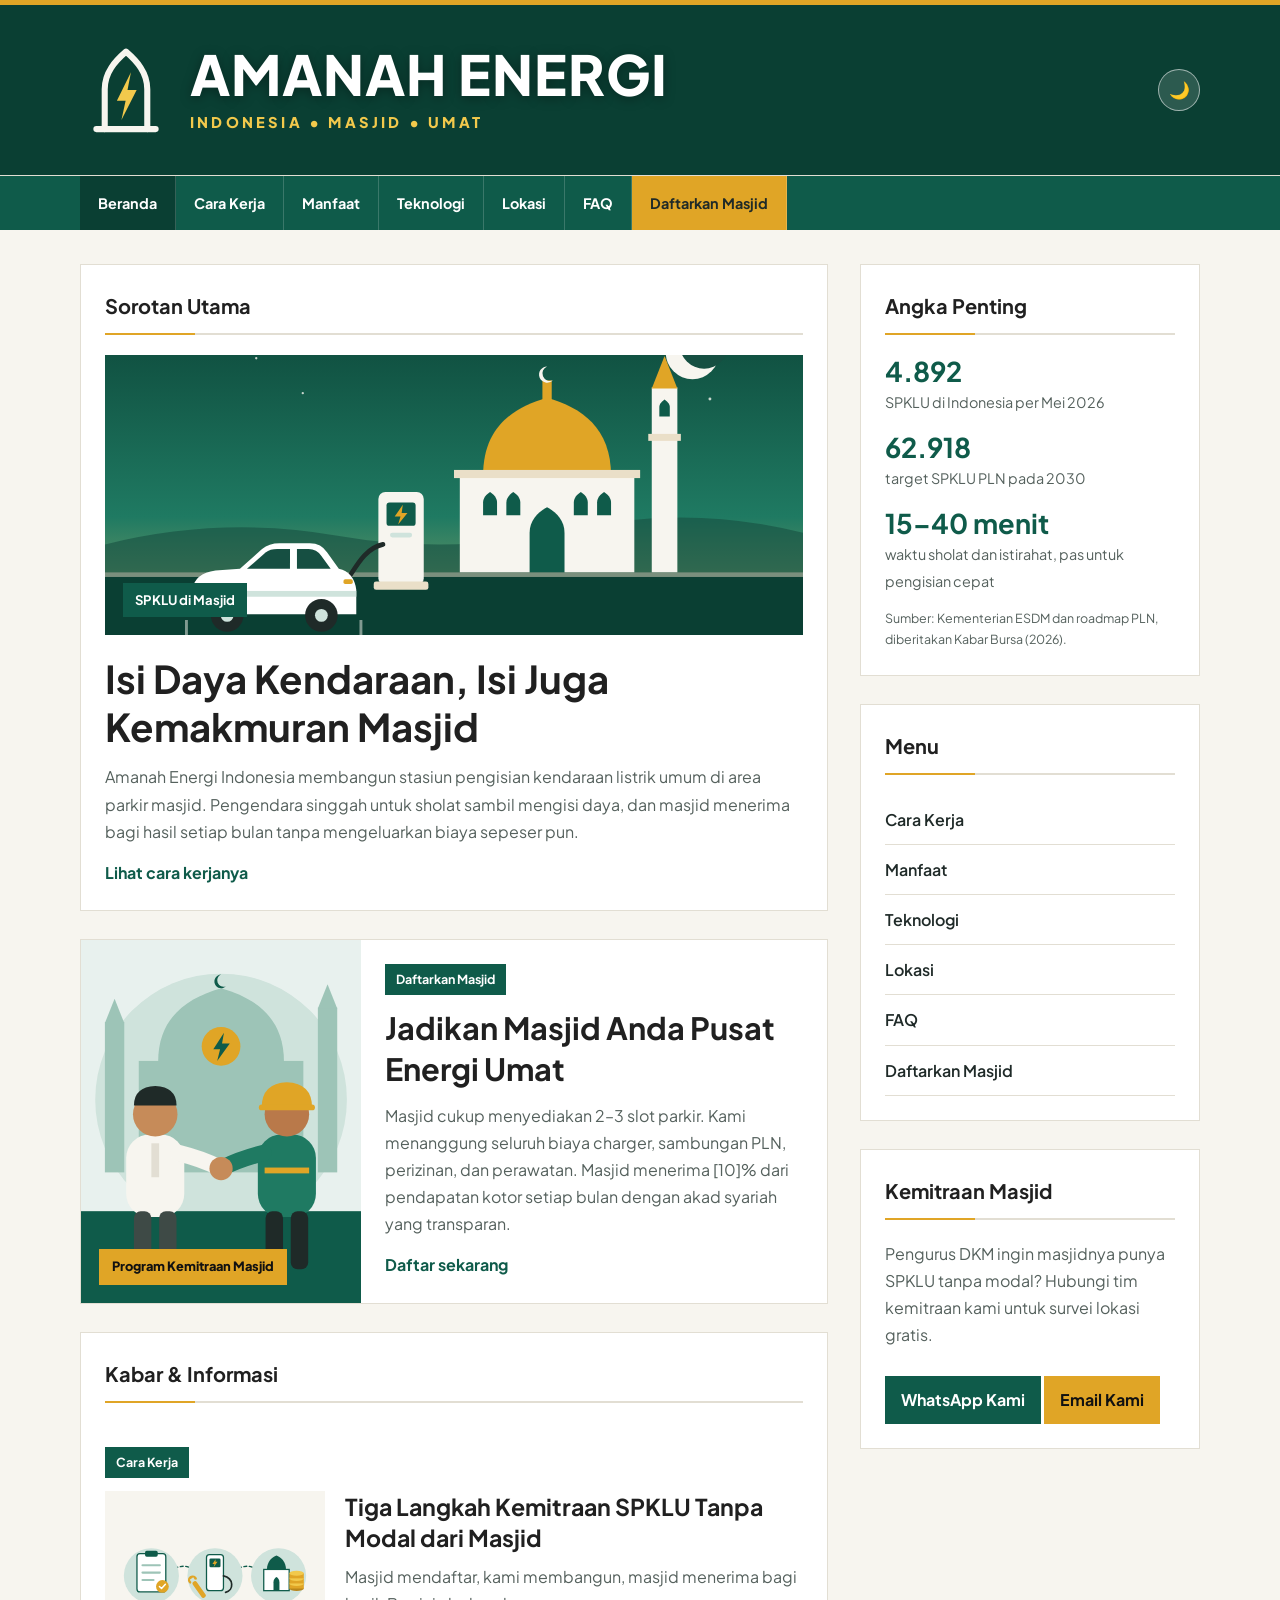
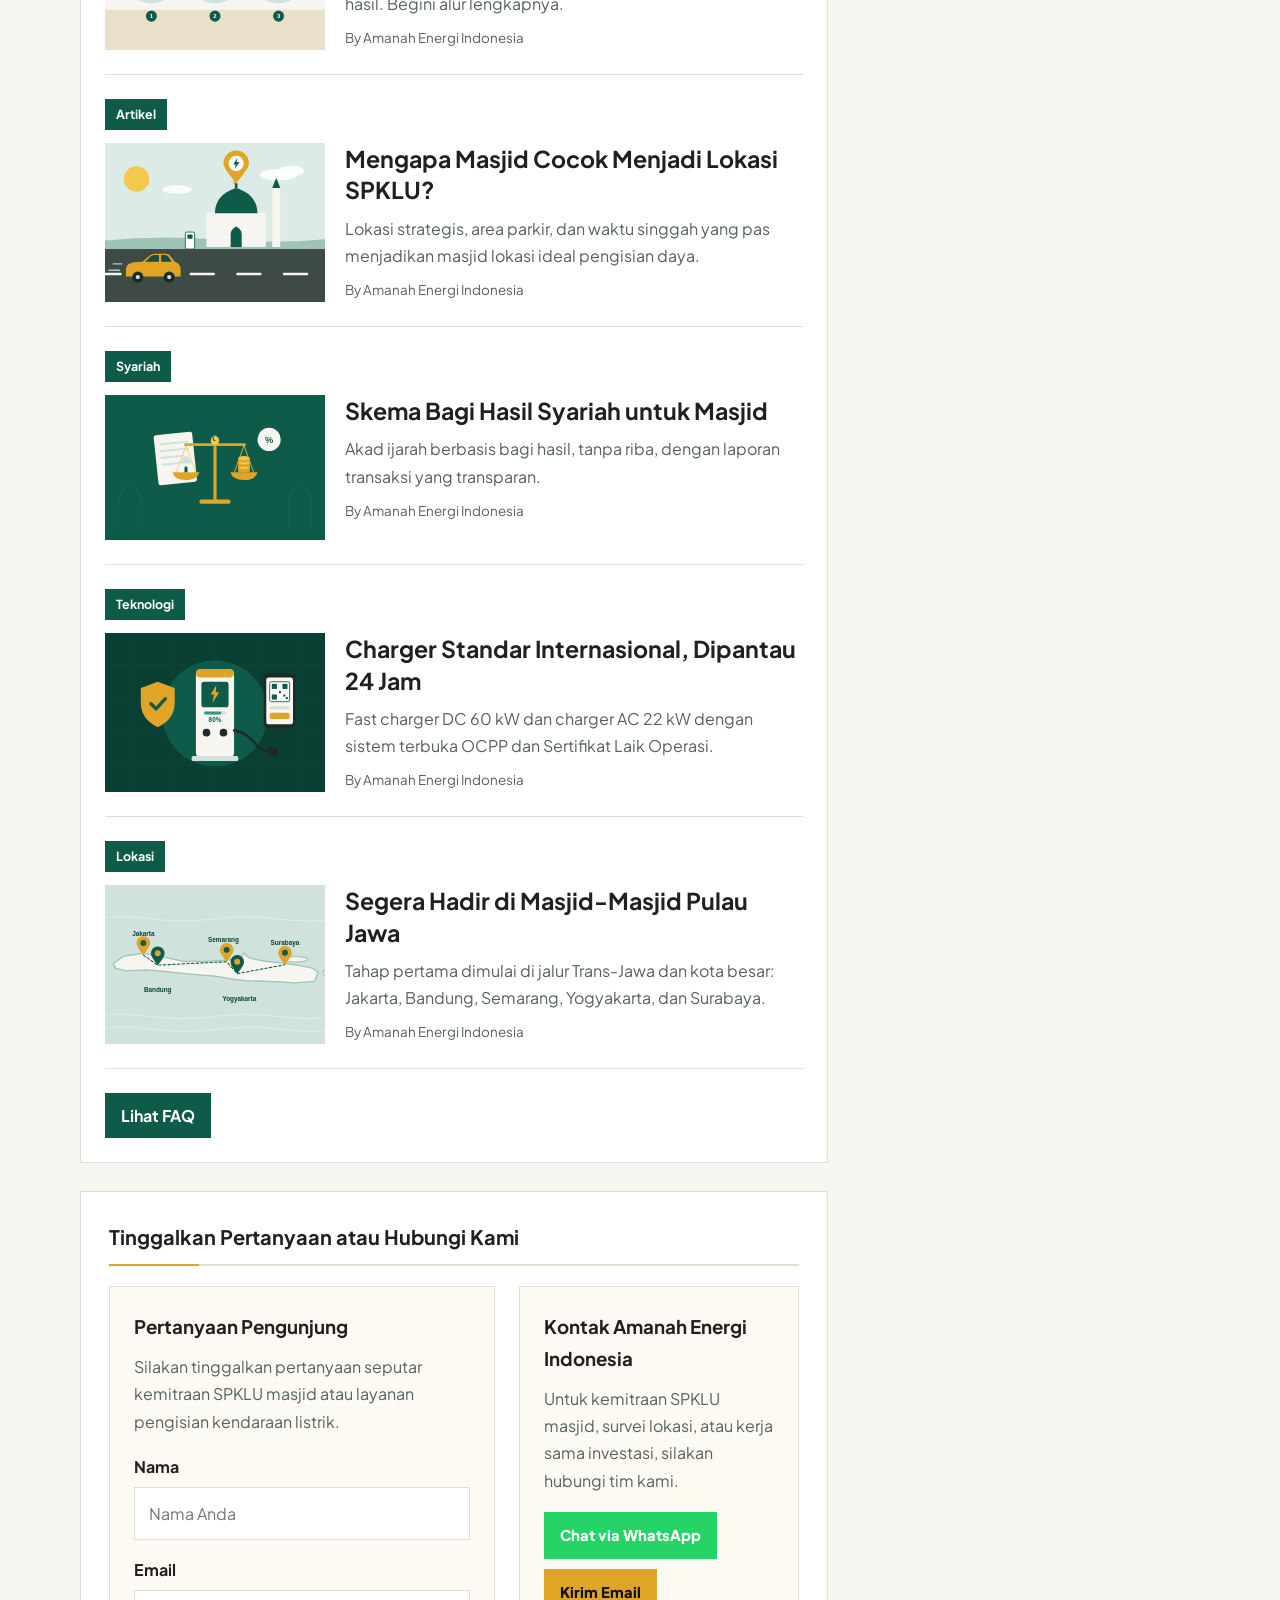
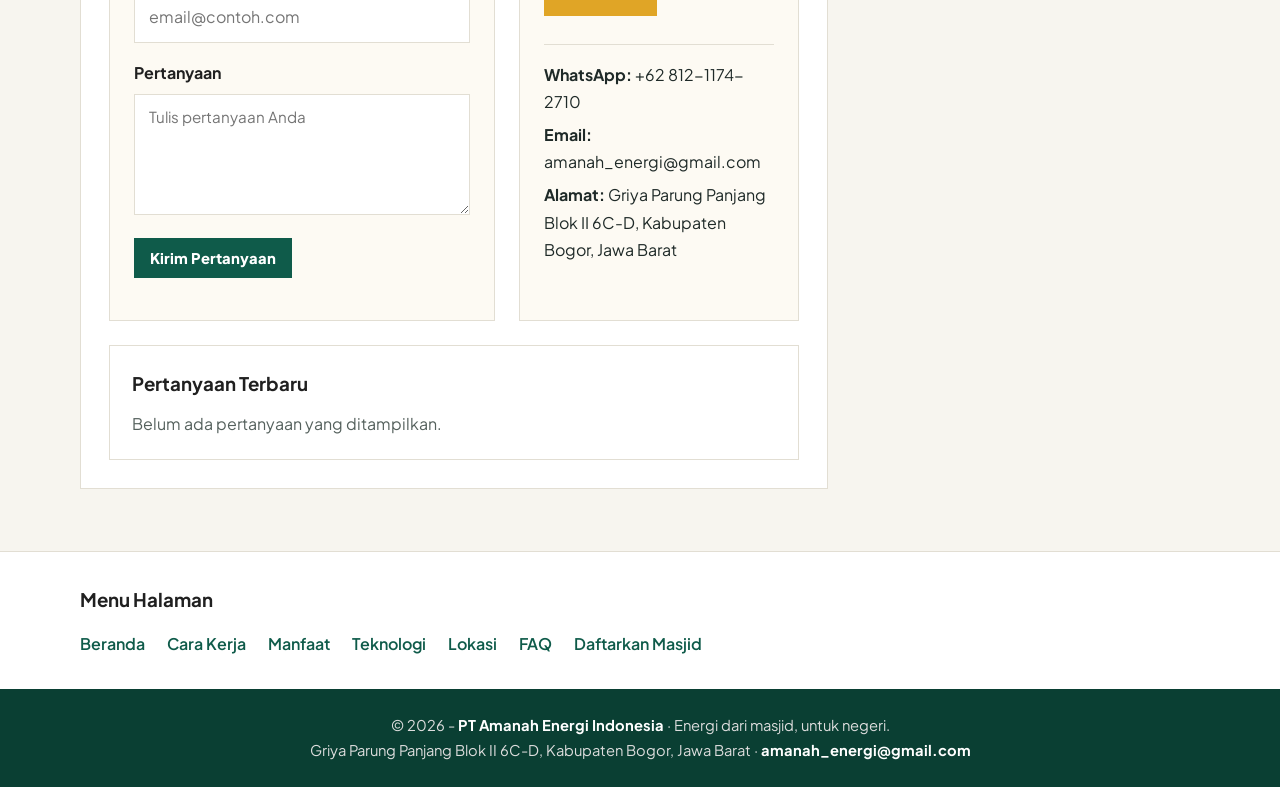
<file: index.html>
<!DOCTYPE html>
<html lang="id">
<head>
  <meta charset="UTF-8" />
  <meta name="viewport" content="width=device-width, initial-scale=1.0" />
  <title>Amanah Energi Indonesia | SPKLU di Masjid-Masjid Pulau Jawa</title>
  <meta name="descripti-on" content="Amanah Energi Indonesia membangun SPKLU di masjid-masjid Pulau Jawa. Masjid mendapat bagi hasil tanpa modal, pengguna kendaraan listrik mendapat tempat singgah yang nyaman." />
  <link rel="icon" href="logo.svg" type="image/svg+xml" />
  <link rel="stylesheet" href="style.css" />
  <link rel="preconnect" href="https://fonts.googleapis.com">
  <link rel="preconnect" href="https://fonts.gstatic.com" crossorigin>
  <link href="https://fonts.googleapis.com/css2?family=Plus+Jakarta+Sans:wght@400;500;600;700;800&display=swap" rel="stylesheet">
</head>
<body>

  <!-- Top Header -->
  <header class="site-header">
    <div class="header-slides" aria-hidden="true">
      <span class="slide slide-1"></span>
      <span class="slide slide-2"></span>
      <span class="slide slide-3"></span>
      <span class="slide slide-4"></span>
      <span class="slide slide-5"></span>
    </div>
    <div class="container header-wrapper">

      <a href="index.html" class="brand" aria-label="Amanah Energi Indonesia">
        <div class="brand-logo">
          <img src="logo-light.svg" alt="Logo Amanah Energi Indonesia">
        </div>

        <div class="brand-text">
          <h1>Amanah Energi</h1>
          <p>Indonesia • Masjid • Umat</p>
        </div>
      </a>

      <div class="header-actions">
        <button class="theme-toggle" id="themeToggle" type="button" aria-label="Ubah mode tampilan">
          🌙
        </button>

        <button class="menu-toggle" id="menuToggle" type="button" aria-label="Buka menu navigasi">
          ☰
        </button>
      </div>

    </div>
  </header>

  <!-- Navigation -->
  <nav class="main-nav" id="mainNav">
    <div class="container nav-wrapper">
      <a href="index.html" aria-current="page">Beranda</a>
      <a href="cara-kerja.html">Cara Kerja</a>
      <a href="manfaat.html">Manfaat</a>
      <a href="teknologi.html">Teknologi</a>
      <a href="lokasi.html">Lokasi</a>
      <a href="faq.html">FAQ</a>
      <a href="daftar.html" class="nav-cta">Daftarkan Masjid</a>
    </div>
  </nav>

  <!-- Main Content -->
  <main class="container main-layout">

    <!-- Content Area -->
    <section class="content-area">

      <!-- Featured -->
      <section class="featured-post">
        <h2 class="section-title">Sorotan Utama</h2>

        <article class="featured-card">
          <div class="post-image featured-image">
            <span>SPKLU di Masjid</span>
          </div>

          <div class="post-content">
            <h1>
              <a href="cara-kerja.html">
                Isi Daya Kendaraan, Isi Juga Kemakmuran Masjid
              </a>
            </h1>

            <p>
              Amanah Energi Indonesia membangun stasiun pengisian kendaraan listrik umum di area
              parkir masjid. Pengendara singgah untuk sholat sambil mengisi daya, dan masjid
              menerima bagi hasil setiap bulan tanpa mengeluarkan biaya sepeser pun.
            </p>

            <a href="cara-kerja.html" class="read-more">Lihat cara kerjanya</a>
          </div>
        </article>
      </section>

      <!-- Program Snapshot -->
      <section class="mbg-snapshot">
        <div class="mbg-snapshot-image">
          <span>Program Kemitraan Masjid</span>
        </div>

        <div class="mbg-snapshot-content">
          <div class="category">Daftarkan Masjid</div>

          <h2>
            <a href="daftar.html">
              Jadikan Masjid Anda Pusat Energi Umat
            </a>
          </h2>

          <p>
            Masjid cukup menyediakan 2–3 slot parkir. Kami menanggung seluruh biaya charger,
            sambungan PLN, perizinan, dan perawatan. Masjid menerima [10]% dari pendapatan kotor
            setiap bulan dengan akad syariah yang transparan.
          </p>

          <a href="daftar.html" class="read-more">
            Daftar sekarang
          </a>
        </div>
      </section>

      <!-- Latest Posts -->
      <section class="latest-posts">
        <h2 class="section-title">Kabar &amp; Informasi</h2>

        <article class="post-card">
          <div class="category">Cara Kerja</div>

          <div class="post-row">
            <a href="cara-kerja.html" class="post-thumb thumb-1" aria-label="Tiga Langkah Kemitraan SPKLU Tanpa Modal dari Masjid"></a>

            <div class="post-detail">
              <h2>
                <a href="cara-kerja.html">Tiga Langkah Kemitraan SPKLU Tanpa Modal dari Masjid</a>
              </h2>

              <p>Masjid mendaftar, kami membangun, masjid menerima bagi hasil. Begini alur lengkapnya.</p>

              <div class="post-meta">
                By Amanah Energi Indonesia
              </div>
            </div>
          </div>
        </article>

        <article class="post-card">
          <div class="category">Artikel</div>

          <div class="post-row">
            <a href="mengapa-spklu-di-masjid.html" class="post-thumb thumb-2" aria-label="Mengapa Masjid Cocok Menjadi Lokasi SPKLU?"></a>

            <div class="post-detail">
              <h2>
                <a href="mengapa-spklu-di-masjid.html">Mengapa Masjid Cocok Menjadi Lokasi SPKLU?</a>
              </h2>

              <p>Lokasi strategis, area parkir, dan waktu singgah yang pas menjadikan masjid lokasi ideal pengisian daya.</p>

              <div class="post-meta">
                By Amanah Energi Indonesia
              </div>
            </div>
          </div>
        </article>

        <article class="post-card">
          <div class="category">Syariah</div>

          <div class="post-row">
            <a href="skema-bagi-hasil-syariah.html" class="post-thumb thumb-3" aria-label="Skema Bagi Hasil Syariah untuk Masjid"></a>

            <div class="post-detail">
              <h2>
                <a href="skema-bagi-hasil-syariah.html">Skema Bagi Hasil Syariah untuk Masjid</a>
              </h2>

              <p>Akad ijarah berbasis bagi hasil, tanpa riba, dengan laporan transaksi yang transparan.</p>

              <div class="post-meta">
                By Amanah Energi Indonesia
              </div>
            </div>
          </div>
        </article>

        <article class="post-card">
          <div class="category">Teknologi</div>

          <div class="post-row">
            <a href="teknologi.html" class="post-thumb thumb-4" aria-label="Charger Standar Internasional, Dipantau 24 Jam"></a>

            <div class="post-detail">
              <h2>
                <a href="teknologi.html">Charger Standar Internasional, Dipantau 24 Jam</a>
              </h2>

              <p>Fast charger DC 60 kW dan charger AC 22 kW dengan sistem terbuka OCPP dan Sertifikat Laik Operasi.</p>

              <div class="post-meta">
                By Amanah Energi Indonesia
              </div>
            </div>
          </div>
        </article>

        <article class="post-card">
          <div class="category">Lokasi</div>

          <div class="post-row">
            <a href="lokasi.html" class="post-thumb thumb-5" aria-label="Segera Hadir di Masjid-Masjid Pulau Jawa"></a>

            <div class="post-detail">
              <h2>
                <a href="lokasi.html">Segera Hadir di Masjid-Masjid Pulau Jawa</a>
              </h2>

              <p>Tahap pertama dimulai di jalur Trans-Jawa dan kota besar: Jakarta, Bandung, Semarang, Yogyakarta, dan Surabaya.</p>

              <div class="post-meta">
                By Amanah Energi Indonesia
              </div>
            </div>
          </div>
        </article>

        <div class="older-posts">
          <a href="faq.html">Lihat FAQ</a>
        </div>
      </section>

      <!-- Interaction Form -->
      <section class="interaction-section">
        <h2 class="section-title">Tinggalkan Pertanyaan atau Hubungi Kami</h2>

        <div class="interaction-grid">
          <form class="comment-form" id="commentForm">
            <h3>Pertanyaan Pengunjung</h3>
            <p>
              Silakan tinggalkan pertanyaan seputar kemitraan SPKLU masjid atau layanan
              pengisian kendaraan listrik.
            </p>

            <div class="form-group">
              <label for="commentName">Nama</label>
              <input type="text" id="commentName" placeholder="Nama Anda" required>
            </div>

            <div class="form-group">
              <label for="commentEmail">Email</label>
              <input type="email" id="commentEmail" placeholder="email@contoh.com" required>
            </div>

            <div class="form-group">
              <label for="commentMessage">Pertanyaan</label>
              <textarea id="commentMessage" rows="5" placeholder="Tulis pertanyaan Anda" required></textarea>
            </div>

            <button type="submit" class="submit-button">Kirim Pertanyaan</button>

            <p class="form-note" id="commentNote"></p>
          </form>

          <div class="contact-box">
            <h3>Kontak Amanah Energi Indonesia</h3>
            <p>
              Untuk kemitraan SPKLU masjid, survei lokasi, atau kerja sama investasi,
              silakan hubungi tim kami.
            </p>

            <a class="whatsapp-button" href="https://wa.me/6281211742710?text=Assalamu%27alaikum%20Amanah%20Energi%20Indonesia%2C%20saya%20ingin%20bertanya%20tentang%20kemitraan%20SPKLU%20masjid." target="_blank" rel="noopener">
              Chat via WhatsApp
            </a>

            <a class="email-button" href="mailto:amanah_energi@gmail.com?subject=Kemitraan%20SPKLU%20Masjid">
              Kirim Email
            </a>

            <div class="contact-detail">
              <p><strong>WhatsApp:</strong> +62 812-1174-2710</p>
              <p><strong>Email:</strong> amanah_energi@gmail.com</p>
              <p><strong>Alamat:</strong> Griya Parung Panjang Blok II 6C-D, Kabupaten Bogor, Jawa Barat</p>
            </div>
          </div>
        </div>

        <div class="comment-list" id="commentList">
          <h3>Pertanyaan Terbaru</h3>
          <p class="empty-comment">Belum ada pertanyaan yang ditampilkan.</p>
        </div>
      </section>

    </section>

    <!-- Sidebar -->
    <aside class="sidebar">

      <section class="widget">
        <h3 class="widget-title">Angka Penting</h3>
        <ul class="stat-list">
          <li><strong>4.892</strong><span>SPKLU di Indonesia per Mei 2026</span></li>
          <li><strong>62.918</strong><span>target SPKLU PLN pada 2030</span></li>
          <li><strong>15–40 menit</strong><span>waktu sholat dan istirahat, pas untuk pengisian cepat</span></li>
        </ul>
        <p class="stat-source">Sumber: Kementerian ESDM dan roadmap PLN, diberitakan Kabar Bursa (2026).</p>
      </section>

      <section class="widget">
        <h3 class="widget-title">Menu</h3>
        <ul class="category-list">
          <li><a href="cara-kerja.html">Cara Kerja</a></li>
          <li><a href="manfaat.html">Manfaat</a></li>
          <li><a href="teknologi.html">Teknologi</a></li>
          <li><a href="lokasi.html">Lokasi</a></li>
          <li><a href="faq.html">FAQ</a></li>
          <li><a href="daftar.html">Daftarkan Masjid</a></li>
        </ul>
      </section>

      <section class="widget contact-widget">
        <h3 class="widget-title">Kemitraan Masjid</h3>
        <p>
          Pengurus DKM ingin masjidnya punya SPKLU tanpa modal? Hubungi tim kemitraan kami
          untuk survei lokasi gratis.
        </p>

        <a href="https://wa.me/6281211742710?text=Assalamu%27alaikum%20Amanah%20Energi%20Indonesia%2C%20saya%20ingin%20bertanya%20tentang%20kemitraan%20SPKLU%20masjid." class="contact-button" target="_blank" rel="noopener">
          WhatsApp Kami
        </a>

        <a href="mailto:amanah_energi@gmail.com?subject=Kemitraan%20SPKLU%20Masjid" class="contact-button email-small-button">
          Email Kami
        </a>
      </section>

    </aside>

  </main>

  <!-- Static Pages Menu -->
  <section class="static-menu">
    <div class="container">
      <h3>Menu Halaman</h3>

      <ul>
        <li><a href="index.html">Beranda</a></li>
        <li><a href="cara-kerja.html">Cara Kerja</a></li>
        <li><a href="manfaat.html">Manfaat</a></li>
        <li><a href="teknologi.html">Teknologi</a></li>
        <li><a href="lokasi.html">Lokasi</a></li>
        <li><a href="faq.html">FAQ</a></li>
        <li><a href="daftar.html">Daftarkan Masjid</a></li>
      </ul>
    </div>
  </section>

  <!-- Footer -->
  <footer class="site-footer">
    <p>© 2026 - <a href="index.html">PT Amanah Energi Indonesia</a> · Energi dari masjid, untuk negeri.</p>
    <p>Griya Parung Panjang Blok II 6C-D, Kabupaten Bogor, Jawa Barat · <a href="mailto:amanah_energi@gmail.com">amanah_energi@gmail.com</a></p>
  </footer>

  <button class="back-to-top" id="backToTop" type="button" aria-label="Kembali ke atas">↑</button>

  <script src="script.js"></script>
</body>
</html>
</file>
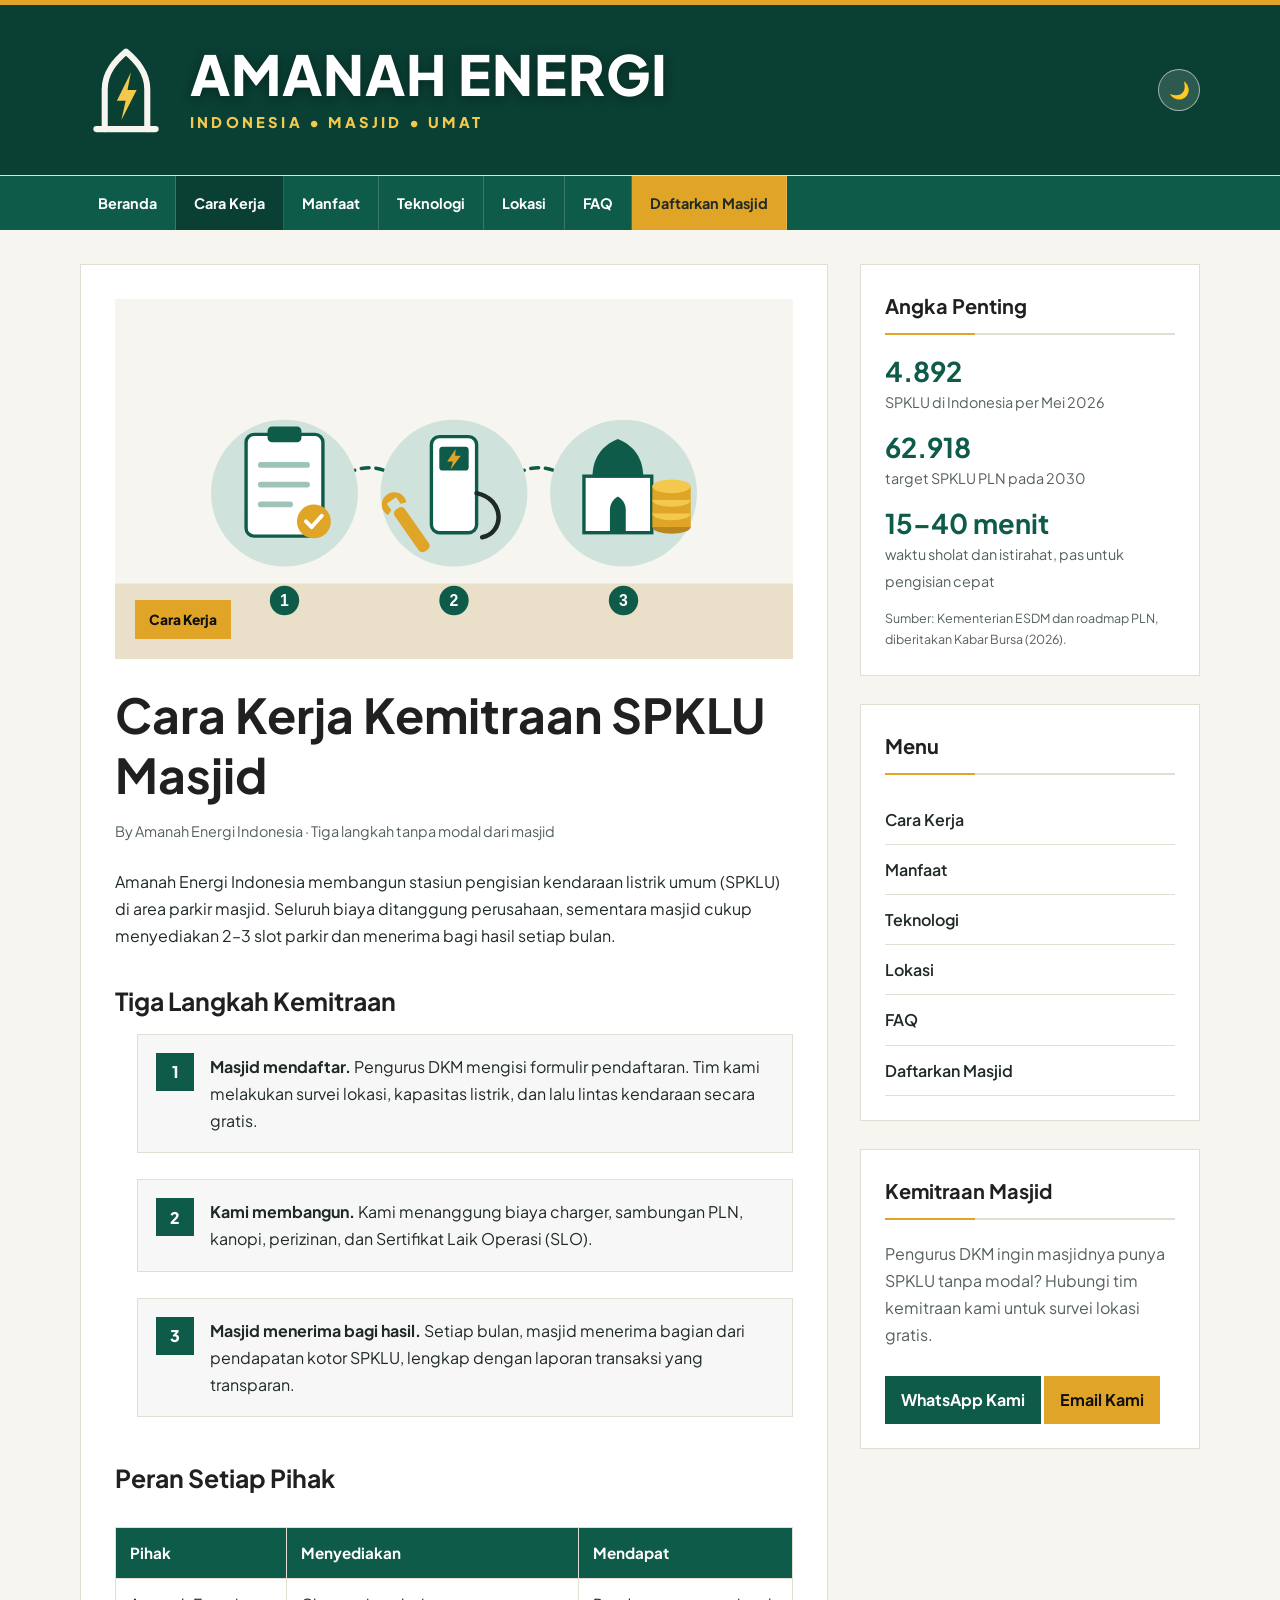
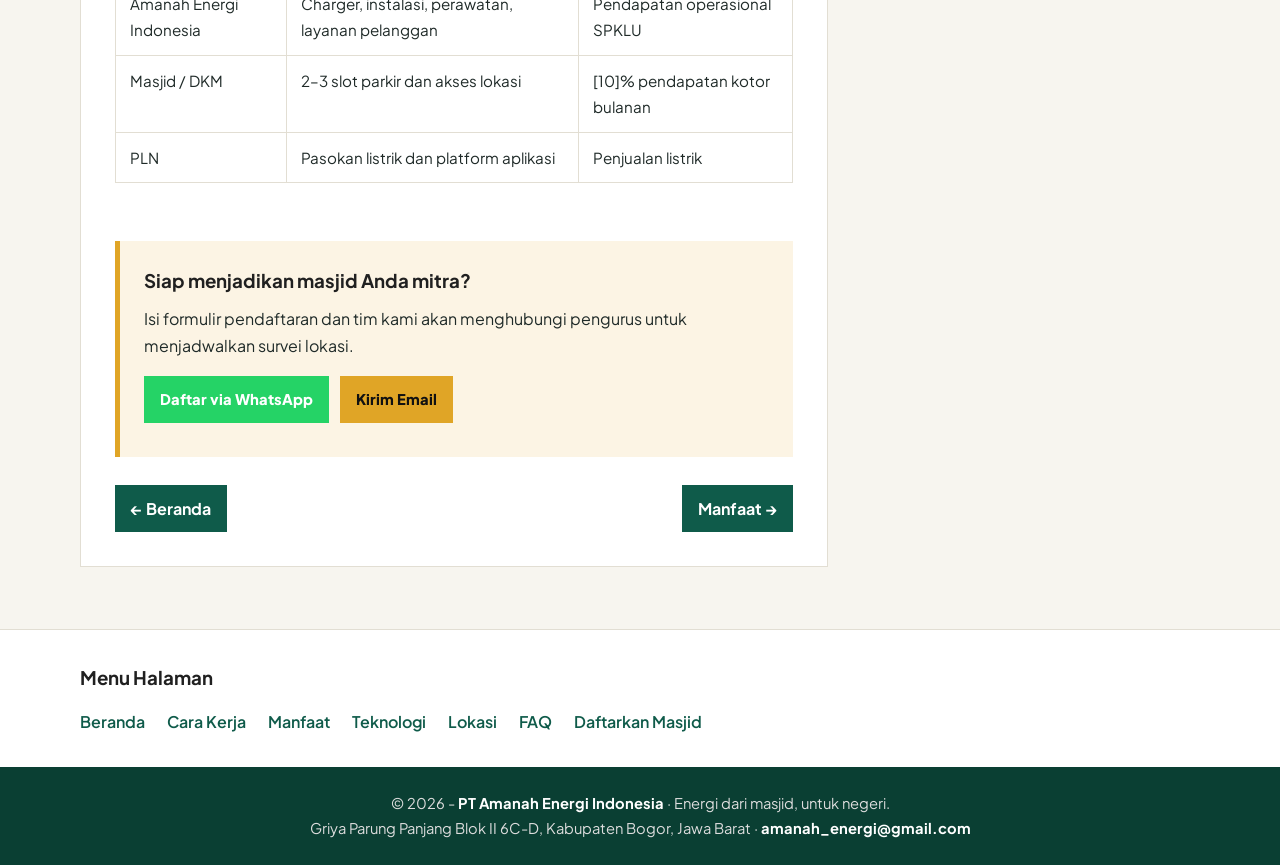
<file: cara-kerja.html>
<!DOCTYPE html>
<html lang="id">
<head>
  <meta charset="UTF-8" />
  <meta name="viewport" content="width=device-width, initial-scale=1.0" />
  <title>Cara Kerja Kemitraan SPKLU Masjid | Amanah Energi Indonesia</title>
  <meta name="description" content="Amanah Energi Indonesia membangun SPKLU di masjid-masjid Pulau Jawa. Masjid mendapat bagi hasil tanpa modal, pengguna kendaraan listrik mendapat tempat singgah yang nyaman." />
  <link rel="icon" href="logo.svg" type="image/svg+xml" />
  <link rel="stylesheet" href="style.css" />
  <link rel="preconnect" href="https://fonts.googleapis.com">
  <link rel="preconnect" href="https://fonts.gstatic.com" crossorigin>
  <link href="https://fonts.googleapis.com/css2?family=Plus+Jakarta+Sans:wght@400;500;600;700;800&display=swap" rel="stylesheet">
</head>
<body>

  <!-- Top Header -->
  <header class="site-header">
    <div class="header-slides" aria-hidden="true">
      <span class="slide slide-1"></span>
      <span class="slide slide-2"></span>
      <span class="slide slide-3"></span>
      <span class="slide slide-4"></span>
      <span class="slide slide-5"></span>
    </div>
    <div class="container header-wrapper">

      <a href="index.html" class="brand" aria-label="Amanah Energi Indonesia">
        <div class="brand-logo">
          <img src="logo-light.svg" alt="Logo Amanah Energi Indonesia">
        </div>

        <div class="brand-text">
          <h1>Amanah Energi</h1>
          <p>Indonesia • Masjid • Umat</p>
        </div>
      </a>

      <div class="header-actions">
        <button class="theme-toggle" id="themeToggle" type="button" aria-label="Ubah mode tampilan">
          🌙
        </button>

        <button class="menu-toggle" id="menuToggle" type="button" aria-label="Buka menu navigasi">
          ☰
        </button>
      </div>

    </div>
  </header>

  <!-- Navigation -->
  <nav class="main-nav" id="mainNav">
    <div class="container nav-wrapper">
      <a href="index.html">Beranda</a>
      <a href="cara-kerja.html" aria-current="page">Cara Kerja</a>
      <a href="manfaat.html">Manfaat</a>
      <a href="teknologi.html">Teknologi</a>
      <a href="lokasi.html">Lokasi</a>
      <a href="faq.html">FAQ</a>
      <a href="daftar.html" class="nav-cta">Daftarkan Masjid</a>
    </div>
  </nav>

  <main class="container main-layout">
    <section class="content-area">
      <article class="article-page">
        <div class="article-hero-image article-img-cara-kerja">
          <span>Cara Kerja</span>
        </div>

        <h1>Cara Kerja Kemitraan SPKLU Masjid</h1>
        <div class="article-meta">By Amanah Energi Indonesia · Tiga langkah tanpa modal dari masjid</div>

        <p>
          Amanah Energi Indonesia membangun stasiun pengisian kendaraan listrik umum (SPKLU)
          di area parkir masjid. Seluruh biaya ditanggung perusahaan, sementara masjid cukup
          menyediakan 2–3 slot parkir dan menerima bagi hasil setiap bulan.
        </p>

        <h2>Tiga Langkah Kemitraan</h2>
        <ol class="step-list">
          <li><strong>Masjid mendaftar.</strong> Pengurus DKM mengisi formulir pendaftaran. Tim kami melakukan survei lokasi, kapasitas listrik, dan lalu lintas kendaraan secara gratis.</li>
          <li><strong>Kami membangun.</strong> Kami menanggung biaya charger, sambungan PLN, kanopi, perizinan, dan Sertifikat Laik Operasi (SLO).</li>
          <li><strong>Masjid menerima bagi hasil.</strong> Setiap bulan, masjid menerima bagian dari pendapatan kotor SPKLU, lengkap dengan laporan transaksi yang transparan.</li>
        </ol>

        <h2>Peran Setiap Pihak</h2>
        <div class="table-scroll">
          <table class="spec-table">
            <thead><tr><th>Pihak</th><th>Menyediakan</th><th>Mendapat</th></tr></thead>
            <tbody>
              <tr><td>Amanah Energi Indonesia</td><td>Charger, instalasi, perawatan, layanan pelanggan</td><td>Pendapatan operasional SPKLU</td></tr>
              <tr><td>Masjid / DKM</td><td>2–3 slot parkir dan akses lokasi</td><td>[10]% pendapatan kotor bulanan</td></tr>
              <tr><td>PLN</td><td>Pasokan listrik dan platform aplikasi</td><td>Penjualan listrik</td></tr>
            </tbody>
          </table>
        </div>

      <div class="article-cta">
        <h3>Siap menjadikan masjid Anda mitra?</h3>
        <p>Isi formulir pendaftaran dan tim kami akan menghubungi pengurus untuk menjadwalkan survei lokasi.</p>
        <a class="whatsapp-button" href="https://wa.me/6281211742710?text=Assalamu%27alaikum%2C%20saya%20ingin%20mendaftarkan%20masjid%20untuk%20kemitraan%20SPKLU." target="_blank" rel="noopener">Daftar via WhatsApp</a>
        <a class="email-button" href="mailto:amanah_energi@gmail.com?subject=Kemitraan%20SPKLU%20Masjid">Kirim Email</a>
      </div>


        <div class="article-nav">
          <a href="index.html">← Beranda</a>
          <a href="manfaat.html">Manfaat →</a>
        </div>
      </article>
    </section>

    <!-- Sidebar -->
    <aside class="sidebar">

      <section class="widget">
        <h3 class="widget-title">Angka Penting</h3>
        <ul class="stat-list">
          <li><strong>4.892</strong><span>SPKLU di Indonesia per Mei 2026</span></li>
          <li><strong>62.918</strong><span>target SPKLU PLN pada 2030</span></li>
          <li><strong>15–40 menit</strong><span>waktu sholat dan istirahat, pas untuk pengisian cepat</span></li>
        </ul>
        <p class="stat-source">Sumber: Kementerian ESDM dan roadmap PLN, diberitakan Kabar Bursa (2026).</p>
      </section>

      <section class="widget">
        <h3 class="widget-title">Menu</h3>
        <ul class="category-list">
          <li><a href="cara-kerja.html">Cara Kerja</a></li>
          <li><a href="manfaat.html">Manfaat</a></li>
          <li><a href="teknologi.html">Teknologi</a></li>
          <li><a href="lokasi.html">Lokasi</a></li>
          <li><a href="faq.html">FAQ</a></li>
          <li><a href="daftar.html">Daftarkan Masjid</a></li>
        </ul>
      </section>

      <section class="widget contact-widget">
        <h3 class="widget-title">Kemitraan Masjid</h3>
        <p>
          Pengurus DKM ingin masjidnya punya SPKLU tanpa modal? Hubungi tim kemitraan kami
          untuk survei lokasi gratis.
        </p>

        <a href="https://wa.me/6281211742710?text=Assalamu%27alaikum%20Amanah%20Energi%20Indonesia%2C%20saya%20ingin%20bertanya%20tentang%20kemitraan%20SPKLU%20masjid." class="contact-button" target="_blank" rel="noopener">
          WhatsApp Kami
        </a>

        <a href="mailto:amanah_energi@gmail.com?subject=Kemitraan%20SPKLU%20Masjid" class="contact-button email-small-button">
          Email Kami
        </a>
      </section>

    </aside>

  </main>

  <!-- Static Pages Menu -->
  <section class="static-menu">
    <div class="container">
      <h3>Menu Halaman</h3>

      <ul>
        <li><a href="index.html">Beranda</a></li>
        <li><a href="cara-kerja.html">Cara Kerja</a></li>
        <li><a href="manfaat.html">Manfaat</a></li>
        <li><a href="teknologi.html">Teknologi</a></li>
        <li><a href="lokasi.html">Lokasi</a></li>
        <li><a href="faq.html">FAQ</a></li>
        <li><a href="daftar.html">Daftarkan Masjid</a></li>
      </ul>
    </div>
  </section>

  <!-- Footer -->
  <footer class="site-footer">
    <p>© 2026 - <a href="index.html">PT Amanah Energi Indonesia</a> · Energi dari masjid, untuk negeri.</p>
    <p>Griya Parung Panjang Blok II 6C-D, Kabupaten Bogor, Jawa Barat · <a href="mailto:amanah_energi@gmail.com">amanah_energi@gmail.com</a></p>
  </footer>

  <button class="back-to-top" id="backToTop" type="button" aria-label="Kembali ke atas">↑</button>

  <script src="script.js"></script>
</body>
</html>
</file>
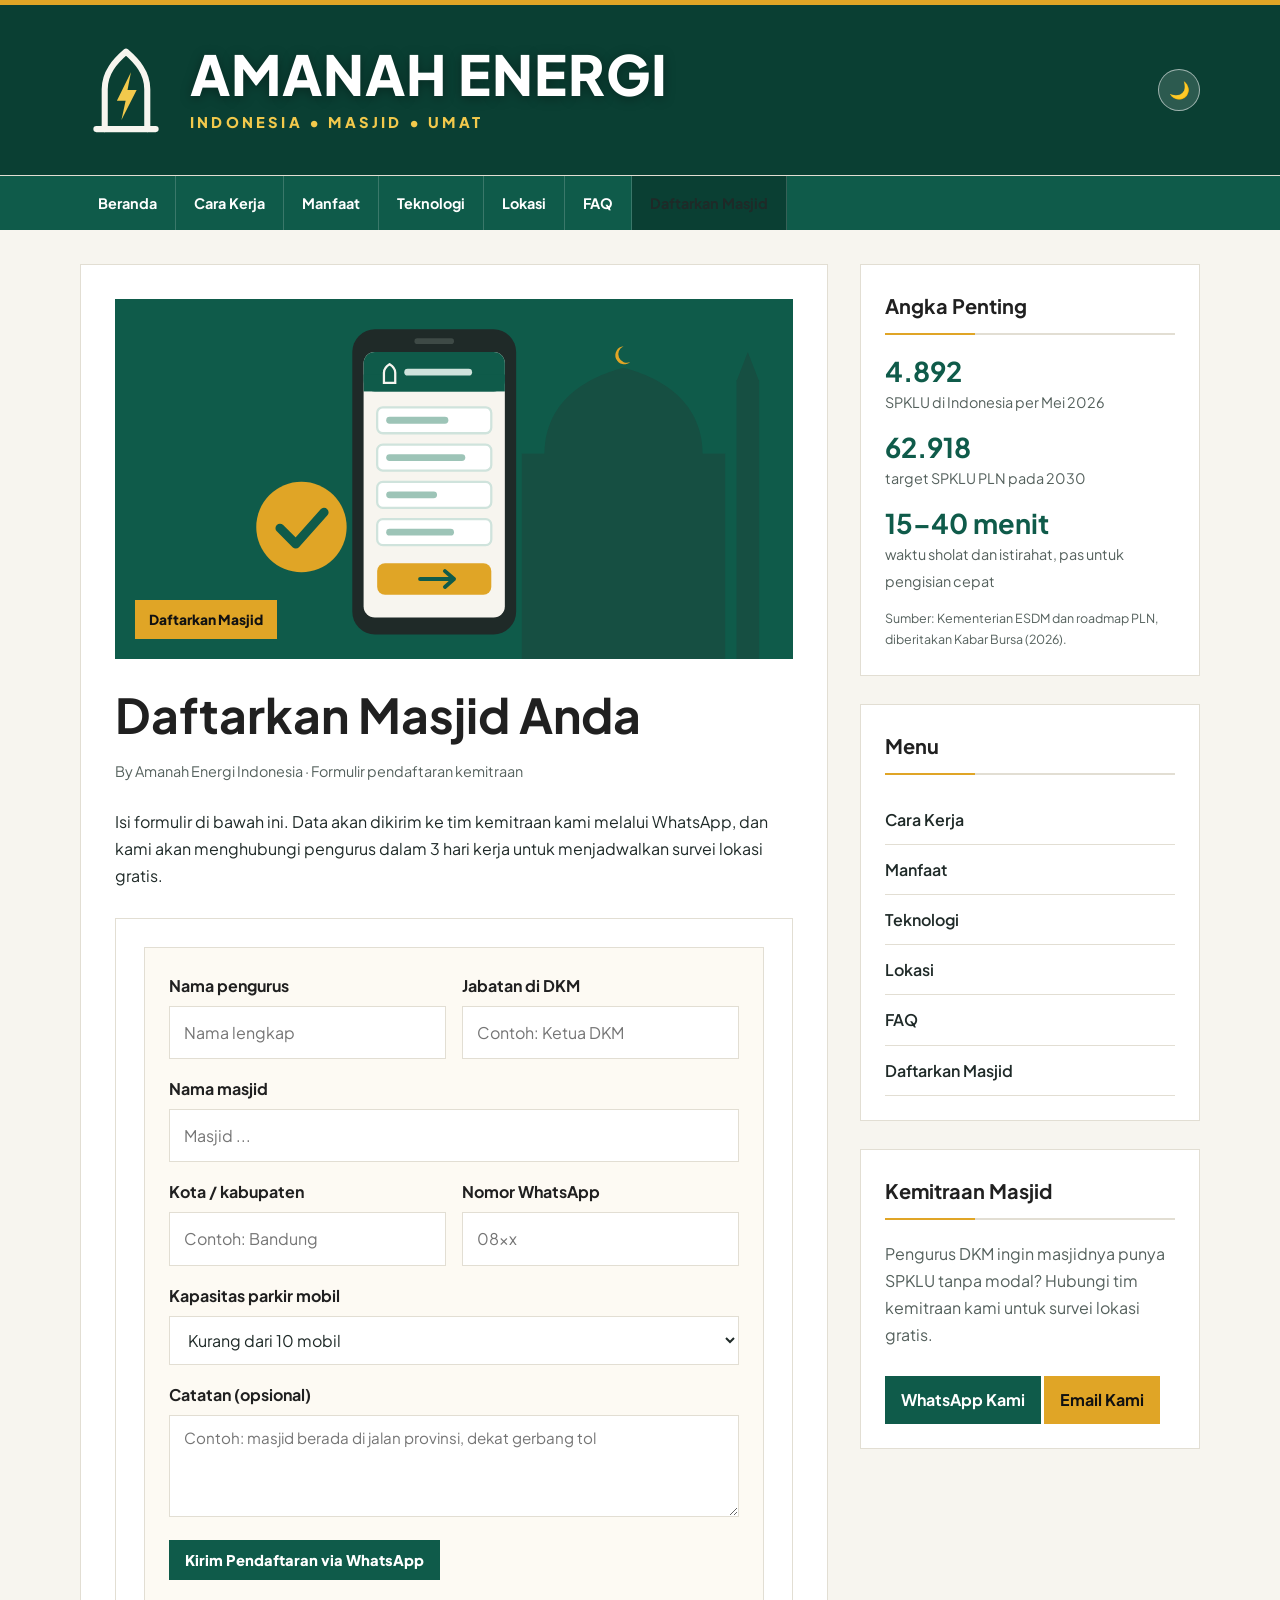
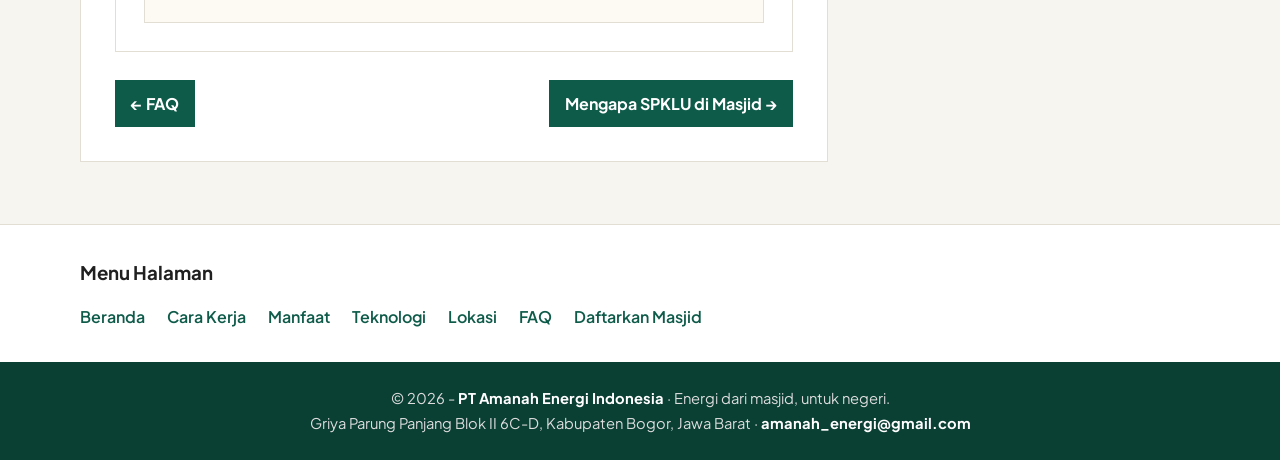
<file: daftar.html>
<!DOCTYPE html>
<html lang="id">
<head>
  <meta charset="UTF-8" />
  <meta name="viewport" content="width=device-width, initial-scale=1.0" />
  <title>Daftarkan Masjid Anda | Amanah Energi Indonesia</title>
  <meta name="description" content="Amanah Energi Indonesia membangun SPKLU di masjid-masjid Pulau Jawa. Masjid mendapat bagi hasil tanpa modal, pengguna kendaraan listrik mendapat tempat singgah yang nyaman." />
  <link rel="icon" href="logo.svg" type="image/svg+xml" />
  <link rel="stylesheet" href="style.css" />
  <link rel="preconnect" href="https://fonts.googleapis.com">
  <link rel="preconnect" href="https://fonts.gstatic.com" crossorigin>
  <link href="https://fonts.googleapis.com/css2?family=Plus+Jakarta+Sans:wght@400;500;600;700;800&display=swap" rel="stylesheet">
</head>
<body>

  <!-- Top Header -->
  <header class="site-header">
    <div class="header-slides" aria-hidden="true">
      <span class="slide slide-1"></span>
      <span class="slide slide-2"></span>
      <span class="slide slide-3"></span>
      <span class="slide slide-4"></span>
      <span class="slide slide-5"></span>
    </div>
    <div class="container header-wrapper">

      <a href="index.html" class="brand" aria-label="Amanah Energi Indonesia">
        <div class="brand-logo">
          <img src="logo-light.svg" alt="Logo Amanah Energi Indonesia">
        </div>

        <div class="brand-text">
          <h1>Amanah Energi</h1>
          <p>Indonesia • Masjid • Umat</p>
        </div>
      </a>

      <div class="header-actions">
        <button class="theme-toggle" id="themeToggle" type="button" aria-label="Ubah mode tampilan">
          🌙
        </button>

        <button class="menu-toggle" id="menuToggle" type="button" aria-label="Buka menu navigasi">
          ☰
        </button>
      </div>

    </div>
  </header>

  <!-- Navigation -->
  <nav class="main-nav" id="mainNav">
    <div class="container nav-wrapper">
      <a href="index.html">Beranda</a>
      <a href="cara-kerja.html">Cara Kerja</a>
      <a href="manfaat.html">Manfaat</a>
      <a href="teknologi.html">Teknologi</a>
      <a href="lokasi.html">Lokasi</a>
      <a href="faq.html">FAQ</a>
      <a href="daftar.html" class="nav-cta" aria-current="page">Daftarkan Masjid</a>
    </div>
  </nav>

  <main class="container main-layout">
    <section class="content-area">
      <article class="article-page">
        <div class="article-hero-image article-img-daftar">
          <span>Daftarkan Masjid</span>
        </div>

        <h1>Daftarkan Masjid Anda</h1>
        <div class="article-meta">By Amanah Energi Indonesia · Formulir pendaftaran kemitraan</div>

        <p>
          Isi formulir di bawah ini. Data akan dikirim ke tim kemitraan kami melalui WhatsApp,
          dan kami akan menghubungi pengurus dalam 3 hari kerja untuk menjadwalkan survei
          lokasi gratis.
        </p>

        <section class="article-interaction">
          <form class="comment-form" id="daftarForm">
            <div class="form-row">
              <div class="form-group">
                <label for="daftarNama">Nama pengurus</label>
                <input type="text" id="daftarNama" placeholder="Nama lengkap" required>
              </div>
              <div class="form-group">
                <label for="daftarJabatan">Jabatan di DKM</label>
                <input type="text" id="daftarJabatan" placeholder="Contoh: Ketua DKM">
              </div>
            </div>

            <div class="form-group">
              <label for="daftarMasjid">Nama masjid</label>
              <input type="text" id="daftarMasjid" placeholder="Masjid ..." required>
            </div>

            <div class="form-row">
              <div class="form-group">
                <label for="daftarKota">Kota / kabupaten</label>
                <input type="text" id="daftarKota" placeholder="Contoh: Bandung" required>
              </div>
              <div class="form-group">
                <label for="daftarTelepon">Nomor WhatsApp</label>
                <input type="tel" id="daftarTelepon" placeholder="08xx" required>
              </div>
            </div>

            <div class="form-group">
              <label for="daftarParkir">Kapasitas parkir mobil</label>
              <select id="daftarParkir">
                <option>Kurang dari 10 mobil</option>
                <option>10–30 mobil</option>
                <option>Lebih dari 30 mobil</option>
              </select>
            </div>

            <div class="form-group">
              <label for="daftarCatatan">Catatan (opsional)</label>
              <textarea id="daftarCatatan" rows="4" placeholder="Contoh: masjid berada di jalan provinsi, dekat gerbang tol"></textarea>
            </div>

            <button type="submit" class="submit-button">Kirim Pendaftaran via WhatsApp</button>
            <p class="form-note"></p>
          </form>
        </section>

        <div class="article-nav">
          <a href="faq.html">← FAQ</a>
          <a href="mengapa-spklu-di-masjid.html">Mengapa SPKLU di Masjid →</a>
        </div>
      </article>
    </section>

    <!-- Sidebar -->
    <aside class="sidebar">

      <section class="widget">
        <h3 class="widget-title">Angka Penting</h3>
        <ul class="stat-list">
          <li><strong>4.892</strong><span>SPKLU di Indonesia per Mei 2026</span></li>
          <li><strong>62.918</strong><span>target SPKLU PLN pada 2030</span></li>
          <li><strong>15–40 menit</strong><span>waktu sholat dan istirahat, pas untuk pengisian cepat</span></li>
        </ul>
        <p class="stat-source">Sumber: Kementerian ESDM dan roadmap PLN, diberitakan Kabar Bursa (2026).</p>
      </section>

      <section class="widget">
        <h3 class="widget-title">Menu</h3>
        <ul class="category-list">
          <li><a href="cara-kerja.html">Cara Kerja</a></li>
          <li><a href="manfaat.html">Manfaat</a></li>
          <li><a href="teknologi.html">Teknologi</a></li>
          <li><a href="lokasi.html">Lokasi</a></li>
          <li><a href="faq.html">FAQ</a></li>
          <li><a href="daftar.html">Daftarkan Masjid</a></li>
        </ul>
      </section>

      <section class="widget contact-widget">
        <h3 class="widget-title">Kemitraan Masjid</h3>
        <p>
          Pengurus DKM ingin masjidnya punya SPKLU tanpa modal? Hubungi tim kemitraan kami
          untuk survei lokasi gratis.
        </p>

        <a href="https://wa.me/6281211742710?text=Assalamu%27alaikum%20Amanah%20Energi%20Indonesia%2C%20saya%20ingin%20bertanya%20tentang%20kemitraan%20SPKLU%20masjid." class="contact-button" target="_blank" rel="noopener">
          WhatsApp Kami
        </a>

        <a href="mailto:amanah_energi@gmail.com?subject=Kemitraan%20SPKLU%20Masjid" class="contact-button email-small-button">
          Email Kami
        </a>
      </section>

    </aside>

  </main>

  <!-- Static Pages Menu -->
  <section class="static-menu">
    <div class="container">
      <h3>Menu Halaman</h3>

      <ul>
        <li><a href="index.html">Beranda</a></li>
        <li><a href="cara-kerja.html">Cara Kerja</a></li>
        <li><a href="manfaat.html">Manfaat</a></li>
        <li><a href="teknologi.html">Teknologi</a></li>
        <li><a href="lokasi.html">Lokasi</a></li>
        <li><a href="faq.html">FAQ</a></li>
        <li><a href="daftar.html">Daftarkan Masjid</a></li>
      </ul>
    </div>
  </section>

  <!-- Footer -->
  <footer class="site-footer">
    <p>© 2026 - <a href="index.html">PT Amanah Energi Indonesia</a> · Energi dari masjid, untuk negeri.</p>
    <p>Griya Parung Panjang Blok II 6C-D, Kabupaten Bogor, Jawa Barat · <a href="mailto:amanah_energi@gmail.com">amanah_energi@gmail.com</a></p>
  </footer>

  <button class="back-to-top" id="backToTop" type="button" aria-label="Kembali ke atas">↑</button>

  <script src="script.js"></script>
</body>
</html>
</file>
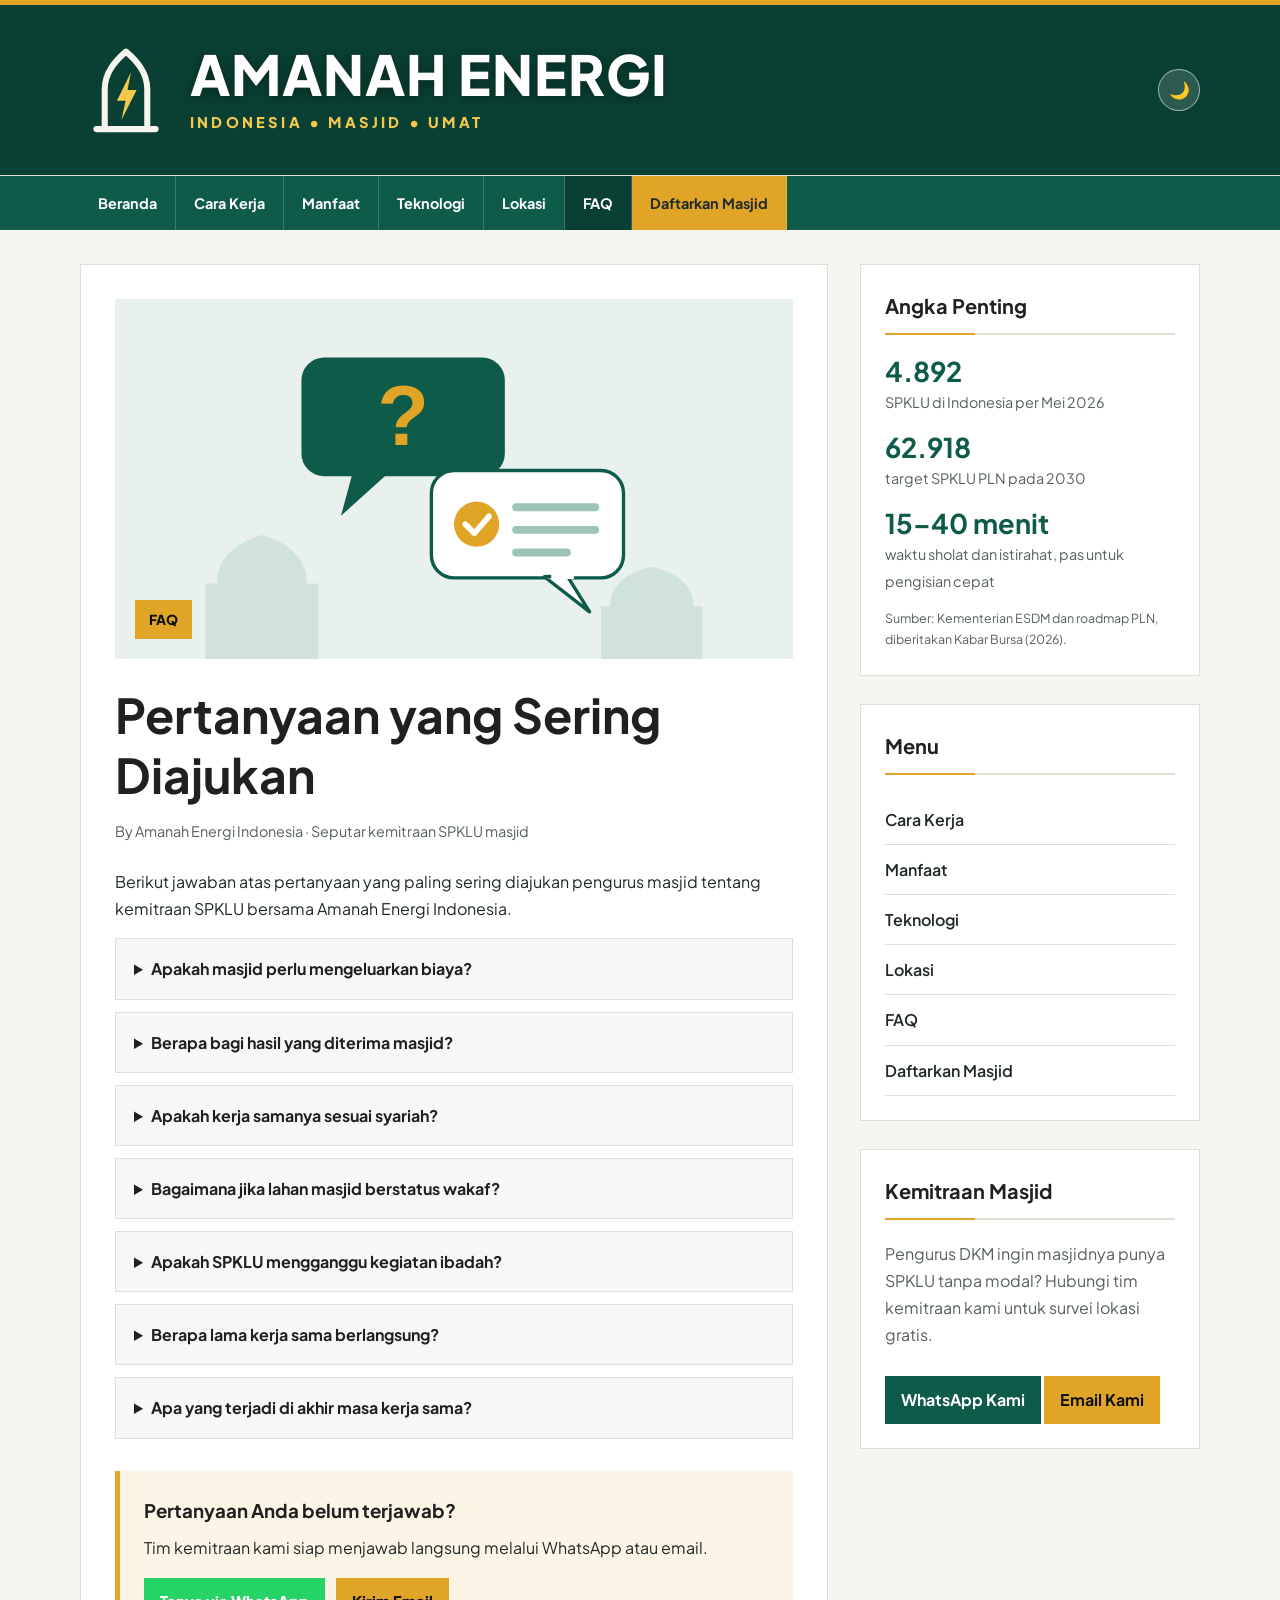
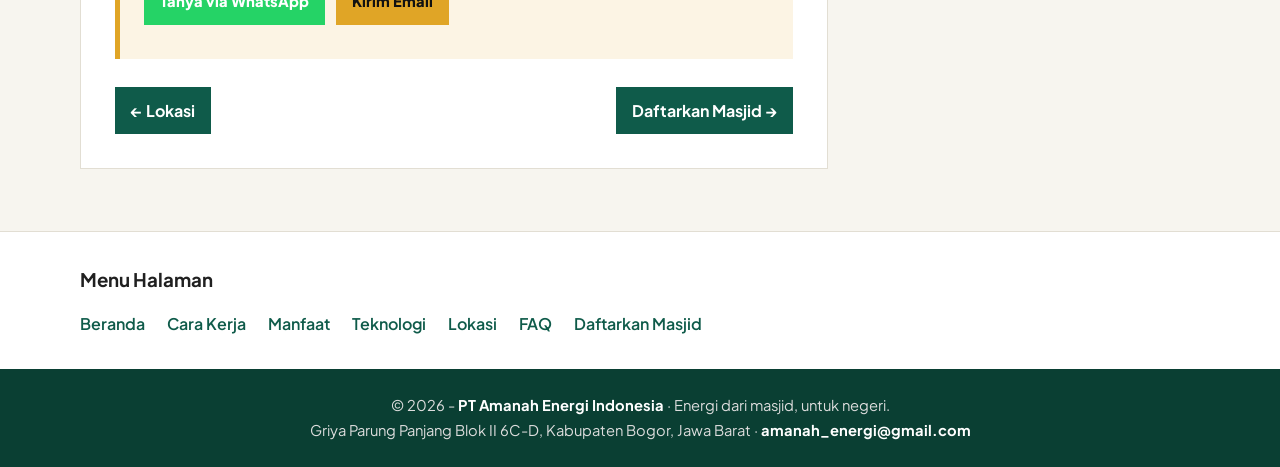
<file: faq.html>
<!DOCTYPE html>
<html lang="id">
<head>
  <meta charset="UTF-8" />
  <meta name="viewport" content="width=device-width, initial-scale=1.0" />
  <title>Pertanyaan yang Sering Diajukan | Amanah Energi Indonesia</title>
  <meta name="description" content="Amanah Energi Indonesia membangun SPKLU di masjid-masjid Pulau Jawa. Masjid mendapat bagi hasil tanpa modal, pengguna kendaraan listrik mendapat tempat singgah yang nyaman." />
  <link rel="icon" href="logo.svg" type="image/svg+xml" />
  <link rel="stylesheet" href="style.css" />
  <link rel="preconnect" href="https://fonts.googleapis.com">
  <link rel="preconnect" href="https://fonts.gstatic.com" crossorigin>
  <link href="https://fonts.googleapis.com/css2?family=Plus+Jakarta+Sans:wght@400;500;600;700;800&display=swap" rel="stylesheet">
</head>
<body>

  <!-- Top Header -->
  <header class="site-header">
    <div class="header-slides" aria-hidden="true">
      <span class="slide slide-1"></span>
      <span class="slide slide-2"></span>
      <span class="slide slide-3"></span>
      <span class="slide slide-4"></span>
      <span class="slide slide-5"></span>
    </div>
    <div class="container header-wrapper">

      <a href="index.html" class="brand" aria-label="Amanah Energi Indonesia">
        <div class="brand-logo">
          <img src="logo-light.svg" alt="Logo Amanah Energi Indonesia">
        </div>

        <div class="brand-text">
          <h1>Amanah Energi</h1>
          <p>Indonesia • Masjid • Umat</p>
        </div>
      </a>

      <div class="header-actions">
        <button class="theme-toggle" id="themeToggle" type="button" aria-label="Ubah mode tampilan">
          🌙
        </button>

        <button class="menu-toggle" id="menuToggle" type="button" aria-label="Buka menu navigasi">
          ☰
        </button>
      </div>

    </div>
  </header>

  <!-- Navigation -->
  <nav class="main-nav" id="mainNav">
    <div class="container nav-wrapper">
      <a href="index.html">Beranda</a>
      <a href="cara-kerja.html">Cara Kerja</a>
      <a href="manfaat.html">Manfaat</a>
      <a href="teknologi.html">Teknologi</a>
      <a href="lokasi.html">Lokasi</a>
      <a href="faq.html" aria-current="page">FAQ</a>
      <a href="daftar.html" class="nav-cta">Daftarkan Masjid</a>
    </div>
  </nav>

  <main class="container main-layout">
    <section class="content-area">
      <article class="article-page">
        <div class="article-hero-image article-img-faq">
          <span>FAQ</span>
        </div>

        <h1>Pertanyaan yang Sering Diajukan</h1>
        <div class="article-meta">By Amanah Energi Indonesia · Seputar kemitraan SPKLU masjid</div>

        <p>
          Berikut jawaban atas pertanyaan yang paling sering diajukan pengurus masjid tentang
          kemitraan SPKLU bersama Amanah Energi Indonesia.
        </p>

        <details class="faq-item">
          <summary>Apakah masjid perlu mengeluarkan biaya?</summary>
          <p>Tidak. Seluruh biaya pembangunan, perizinan, listrik, dan perawatan ditanggung Amanah Energi Indonesia.</p>
        </details>
        <details class="faq-item">
          <summary>Berapa bagi hasil yang diterima masjid?</summary>
          <p>Masjid menerima [10]% dari pendapatan kotor SPKLU setiap bulan, dibayarkan ke rekening resmi masjid atau yayasan.</p>
        </details>
        <details class="faq-item">
          <summary>Apakah kerja samanya sesuai syariah?</summary>
          <p>Ya. Kerja sama menggunakan akad ijarah berbasis bagi hasil yang ditinjau Dewan Pengawas Syariah, tanpa unsur riba.</p>
        </details>
        <details class="faq-item">
          <summary>Bagaimana jika lahan masjid berstatus wakaf?</summary>
          <p>Status tanah tidak berubah. Pemanfaatannya dilakukan sesuai ketentuan perwakafan dan atas persetujuan nazhir.</p>
        </details>
        <details class="faq-item">
          <summary>Apakah SPKLU mengganggu kegiatan ibadah?</summary>
          <p>Tidak. SPKLU menempati slot parkir terpisah yang ditata bersama pengurus DKM, tanpa iklan yang bertentangan dengan nilai-nilai Islam.</p>
        </details>
        <details class="faq-item">
          <summary>Berapa lama kerja sama berlangsung?</summary>
          <p>Masa kerja sama umumnya [10] tahun sejak SPKLU beroperasi dan dapat diperpanjang atas kesepakatan bersama.</p>
        </details>
        <details class="faq-item">
          <summary>Apa yang terjadi di akhir masa kerja sama?</summary>
          <p>Perangkat dibongkar dan lokasi dikembalikan seperti semula, kecuali kedua pihak sepakat memperpanjang atau mengalihkan aset.</p>
        </details>

      <div class="article-cta">
        <h3>Pertanyaan Anda belum terjawab?</h3>
        <p>Tim kemitraan kami siap menjawab langsung melalui WhatsApp atau email.</p>
        <a class="whatsapp-button" href="https://wa.me/6281211742710?text=Assalamu%27alaikum%2C%20saya%20punya%20pertanyaan%20tentang%20kemitraan%20SPKLU%20masjid." target="_blank" rel="noopener">Tanya via WhatsApp</a>
        <a class="email-button" href="mailto:amanah_energi@gmail.com?subject=Kemitraan%20SPKLU%20Masjid">Kirim Email</a>
      </div>


        <div class="article-nav">
          <a href="lokasi.html">← Lokasi</a>
          <a href="daftar.html">Daftarkan Masjid →</a>
        </div>
      </article>
    </section>

    <!-- Sidebar -->
    <aside class="sidebar">

      <section class="widget">
        <h3 class="widget-title">Angka Penting</h3>
        <ul class="stat-list">
          <li><strong>4.892</strong><span>SPKLU di Indonesia per Mei 2026</span></li>
          <li><strong>62.918</strong><span>target SPKLU PLN pada 2030</span></li>
          <li><strong>15–40 menit</strong><span>waktu sholat dan istirahat, pas untuk pengisian cepat</span></li>
        </ul>
        <p class="stat-source">Sumber: Kementerian ESDM dan roadmap PLN, diberitakan Kabar Bursa (2026).</p>
      </section>

      <section class="widget">
        <h3 class="widget-title">Menu</h3>
        <ul class="category-list">
          <li><a href="cara-kerja.html">Cara Kerja</a></li>
          <li><a href="manfaat.html">Manfaat</a></li>
          <li><a href="teknologi.html">Teknologi</a></li>
          <li><a href="lokasi.html">Lokasi</a></li>
          <li><a href="faq.html">FAQ</a></li>
          <li><a href="daftar.html">Daftarkan Masjid</a></li>
        </ul>
      </section>

      <section class="widget contact-widget">
        <h3 class="widget-title">Kemitraan Masjid</h3>
        <p>
          Pengurus DKM ingin masjidnya punya SPKLU tanpa modal? Hubungi tim kemitraan kami
          untuk survei lokasi gratis.
        </p>

        <a href="https://wa.me/6281211742710?text=Assalamu%27alaikum%20Amanah%20Energi%20Indonesia%2C%20saya%20ingin%20bertanya%20tentang%20kemitraan%20SPKLU%20masjid." class="contact-button" target="_blank" rel="noopener">
          WhatsApp Kami
        </a>

        <a href="mailto:amanah_energi@gmail.com?subject=Kemitraan%20SPKLU%20Masjid" class="contact-button email-small-button">
          Email Kami
        </a>
      </section>

    </aside>

  </main>

  <!-- Static Pages Menu -->
  <section class="static-menu">
    <div class="container">
      <h3>Menu Halaman</h3>

      <ul>
        <li><a href="index.html">Beranda</a></li>
        <li><a href="cara-kerja.html">Cara Kerja</a></li>
        <li><a href="manfaat.html">Manfaat</a></li>
        <li><a href="teknologi.html">Teknologi</a></li>
        <li><a href="lokasi.html">Lokasi</a></li>
        <li><a href="faq.html">FAQ</a></li>
        <li><a href="daftar.html">Daftarkan Masjid</a></li>
      </ul>
    </div>
  </section>

  <!-- Footer -->
  <footer class="site-footer">
    <p>© 2026 - <a href="index.html">PT Amanah Energi Indonesia</a> · Energi dari masjid, untuk negeri.</p>
    <p>Griya Parung Panjang Blok II 6C-D, Kabupaten Bogor, Jawa Barat · <a href="mailto:amanah_energi@gmail.com">amanah_energi@gmail.com</a></p>
  </footer>

  <button class="back-to-top" id="backToTop" type="button" aria-label="Kembali ke atas">↑</button>

  <script src="script.js"></script>
</body>
</html>
</file>
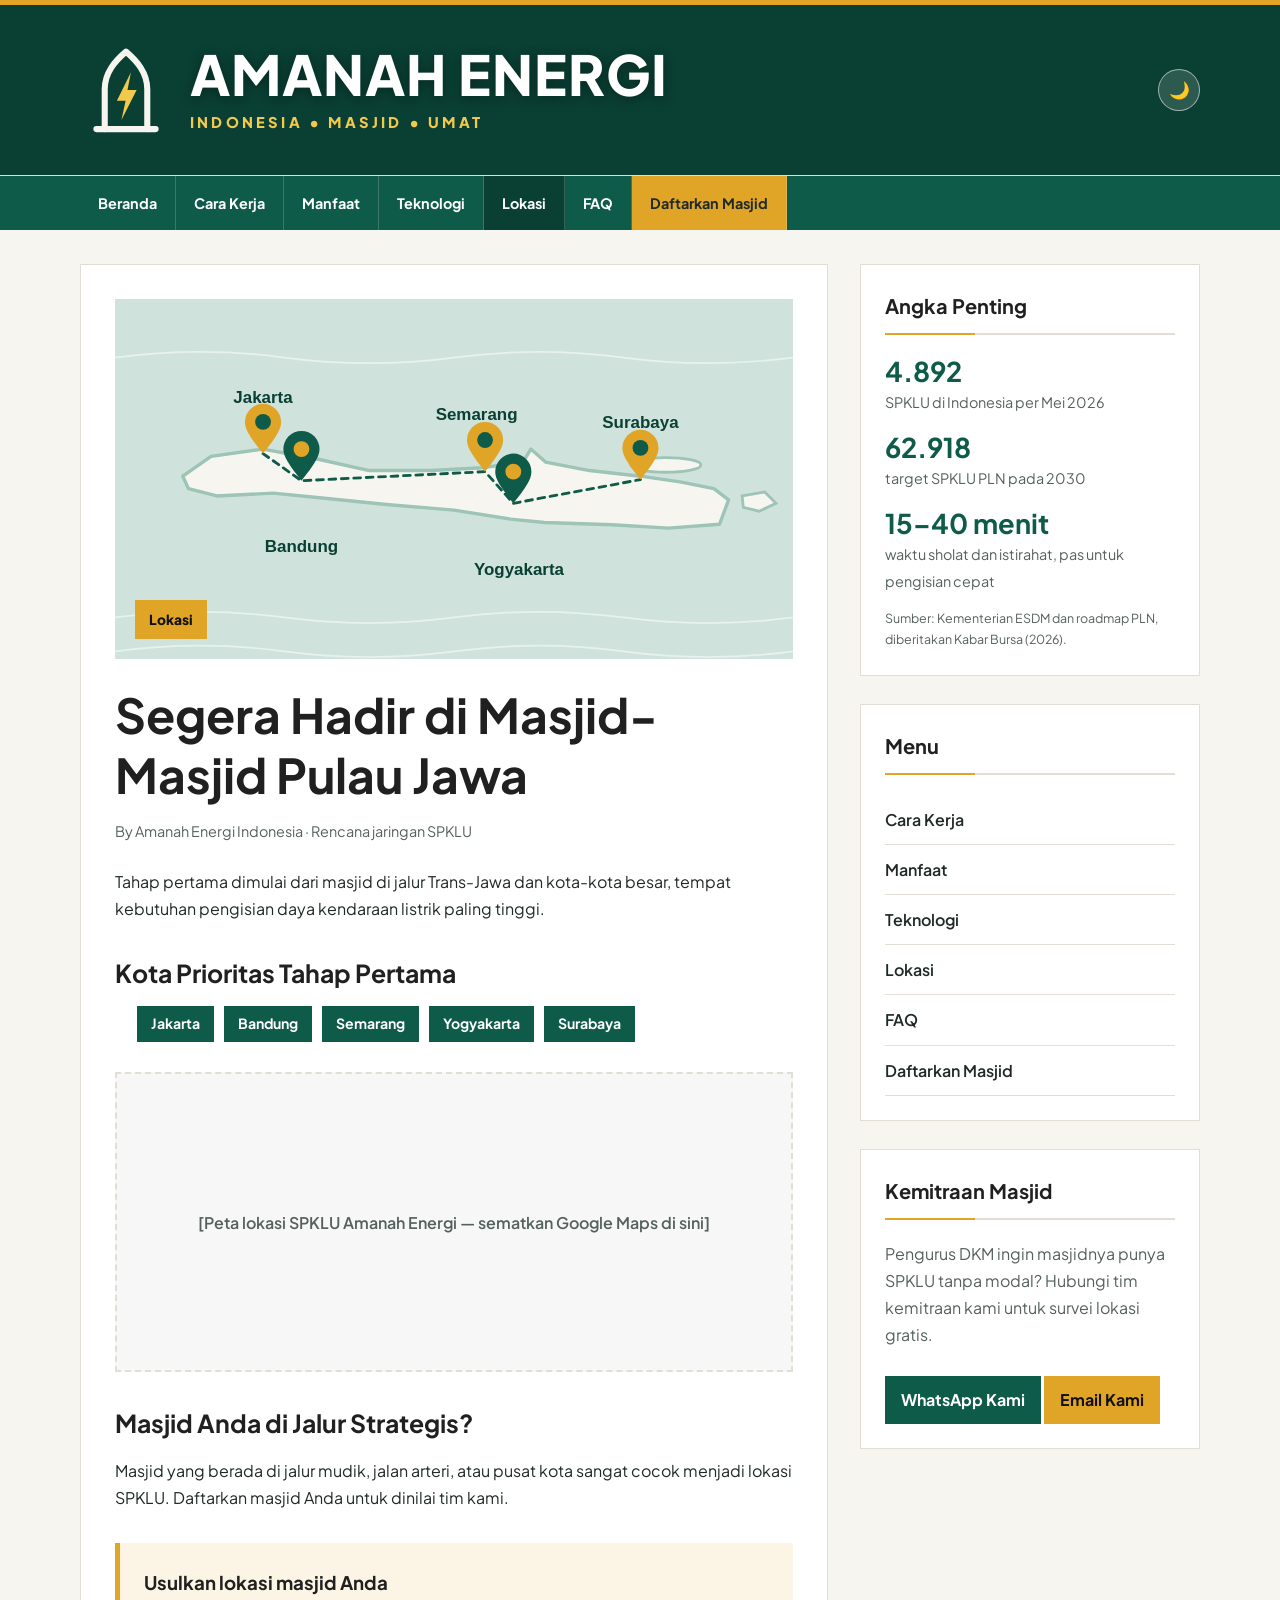
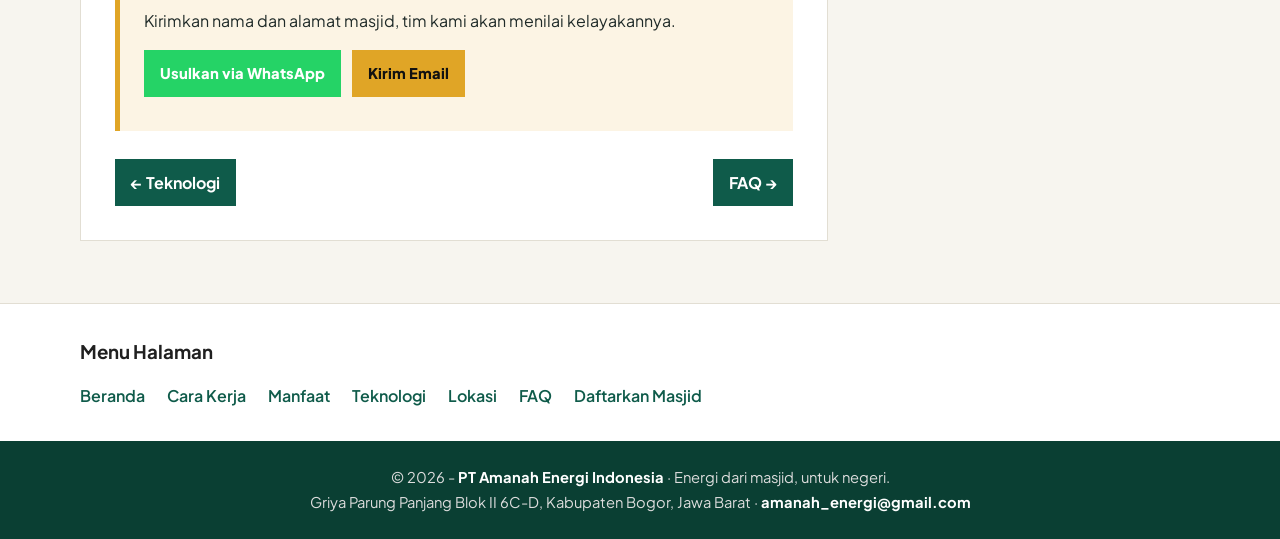
<file: lokasi.html>
<!DOCTYPE html>
<html lang="id">
<head>
  <meta charset="UTF-8" />
  <meta name="viewport" content="width=device-width, initial-scale=1.0" />
  <title>Segera Hadir di Masjid-Masjid Pulau Jawa | Amanah Energi Indonesia</title>
  <meta name="description" content="Amanah Energi Indonesia membangun SPKLU di masjid-masjid Pulau Jawa. Masjid mendapat bagi hasil tanpa modal, pengguna kendaraan listrik mendapat tempat singgah yang nyaman." />
  <link rel="icon" href="logo.svg" type="image/svg+xml" />
  <link rel="stylesheet" href="style.css" />
  <link rel="preconnect" href="https://fonts.googleapis.com">
  <link rel="preconnect" href="https://fonts.gstatic.com" crossorigin>
  <link href="https://fonts.googleapis.com/css2?family=Plus+Jakarta+Sans:wght@400;500;600;700;800&display=swap" rel="stylesheet">
</head>
<body>

  <!-- Top Header -->
  <header class="site-header">
    <div class="header-slides" aria-hidden="true">
      <span class="slide slide-1"></span>
      <span class="slide slide-2"></span>
      <span class="slide slide-3"></span>
      <span class="slide slide-4"></span>
      <span class="slide slide-5"></span>
    </div>
    <div class="container header-wrapper">

      <a href="index.html" class="brand" aria-label="Amanah Energi Indonesia">
        <div class="brand-logo">
          <img src="logo-light.svg" alt="Logo Amanah Energi Indonesia">
        </div>

        <div class="brand-text">
          <h1>Amanah Energi</h1>
          <p>Indonesia • Masjid • Umat</p>
        </div>
      </a>

      <div class="header-actions">
        <button class="theme-toggle" id="themeToggle" type="button" aria-label="Ubah mode tampilan">
          🌙
        </button>

        <button class="menu-toggle" id="menuToggle" type="button" aria-label="Buka menu navigasi">
          ☰
        </button>
      </div>

    </div>
  </header>

  <!-- Navigation -->
  <nav class="main-nav" id="mainNav">
    <div class="container nav-wrapper">
      <a href="index.html">Beranda</a>
      <a href="cara-kerja.html">Cara Kerja</a>
      <a href="manfaat.html">Manfaat</a>
      <a href="teknologi.html">Teknologi</a>
      <a href="lokasi.html" aria-current="page">Lokasi</a>
      <a href="faq.html">FAQ</a>
      <a href="daftar.html" class="nav-cta">Daftarkan Masjid</a>
    </div>
  </nav>

  <main class="container main-layout">
    <section class="content-area">
      <article class="article-page">
        <div class="article-hero-image article-img-lokasi">
          <span>Lokasi</span>
        </div>

        <h1>Segera Hadir di Masjid-Masjid Pulau Jawa</h1>
        <div class="article-meta">By Amanah Energi Indonesia · Rencana jaringan SPKLU</div>

        <p>
          Tahap pertama dimulai dari masjid di jalur Trans-Jawa dan kota-kota besar, tempat
          kebutuhan pengisian daya kendaraan listrik paling tinggi.
        </p>

        <h2>Kota Prioritas Tahap Pertama</h2>
        <ul class="city-list">
          <li>Jakarta</li>
          <li>Bandung</li>
          <li>Semarang</li>
          <li>Yogyakarta</li>
          <li>Surabaya</li>
        </ul>

        <div class="map-placeholder">[Peta lokasi SPKLU Amanah Energi — sematkan Google Maps di sini]</div>

        <h2>Masjid Anda di Jalur Strategis?</h2>
        <p>
          Masjid yang berada di jalur mudik, jalan arteri, atau pusat kota sangat cocok
          menjadi lokasi SPKLU. Daftarkan masjid Anda untuk dinilai tim kami.
        </p>

      <div class="article-cta">
        <h3>Usulkan lokasi masjid Anda</h3>
        <p>Kirimkan nama dan alamat masjid, tim kami akan menilai kelayakannya.</p>
        <a class="whatsapp-button" href="https://wa.me/6281211742710?text=Assalamu%27alaikum%2C%20saya%20ingin%20mengusulkan%20masjid%20kami%20sebagai%20lokasi%20SPKLU." target="_blank" rel="noopener">Usulkan via WhatsApp</a>
        <a class="email-button" href="mailto:amanah_energi@gmail.com?subject=Kemitraan%20SPKLU%20Masjid">Kirim Email</a>
      </div>


        <div class="article-nav">
          <a href="teknologi.html">← Teknologi</a>
          <a href="faq.html">FAQ →</a>
        </div>
      </article>
    </section>

    <!-- Sidebar -->
    <aside class="sidebar">

      <section class="widget">
        <h3 class="widget-title">Angka Penting</h3>
        <ul class="stat-list">
          <li><strong>4.892</strong><span>SPKLU di Indonesia per Mei 2026</span></li>
          <li><strong>62.918</strong><span>target SPKLU PLN pada 2030</span></li>
          <li><strong>15–40 menit</strong><span>waktu sholat dan istirahat, pas untuk pengisian cepat</span></li>
        </ul>
        <p class="stat-source">Sumber: Kementerian ESDM dan roadmap PLN, diberitakan Kabar Bursa (2026).</p>
      </section>

      <section class="widget">
        <h3 class="widget-title">Menu</h3>
        <ul class="category-list">
          <li><a href="cara-kerja.html">Cara Kerja</a></li>
          <li><a href="manfaat.html">Manfaat</a></li>
          <li><a href="teknologi.html">Teknologi</a></li>
          <li><a href="lokasi.html">Lokasi</a></li>
          <li><a href="faq.html">FAQ</a></li>
          <li><a href="daftar.html">Daftarkan Masjid</a></li>
        </ul>
      </section>

      <section class="widget contact-widget">
        <h3 class="widget-title">Kemitraan Masjid</h3>
        <p>
          Pengurus DKM ingin masjidnya punya SPKLU tanpa modal? Hubungi tim kemitraan kami
          untuk survei lokasi gratis.
        </p>

        <a href="https://wa.me/6281211742710?text=Assalamu%27alaikum%20Amanah%20Energi%20Indonesia%2C%20saya%20ingin%20bertanya%20tentang%20kemitraan%20SPKLU%20masjid." class="contact-button" target="_blank" rel="noopener">
          WhatsApp Kami
        </a>

        <a href="mailto:amanah_energi@gmail.com?subject=Kemitraan%20SPKLU%20Masjid" class="contact-button email-small-button">
          Email Kami
        </a>
      </section>

    </aside>

  </main>

  <!-- Static Pages Menu -->
  <section class="static-menu">
    <div class="container">
      <h3>Menu Halaman</h3>

      <ul>
        <li><a href="index.html">Beranda</a></li>
        <li><a href="cara-kerja.html">Cara Kerja</a></li>
        <li><a href="manfaat.html">Manfaat</a></li>
        <li><a href="teknologi.html">Teknologi</a></li>
        <li><a href="lokasi.html">Lokasi</a></li>
        <li><a href="faq.html">FAQ</a></li>
        <li><a href="daftar.html">Daftarkan Masjid</a></li>
      </ul>
    </div>
  </section>

  <!-- Footer -->
  <footer class="site-footer">
    <p>© 2026 - <a href="index.html">PT Amanah Energi Indonesia</a> · Energi dari masjid, untuk negeri.</p>
    <p>Griya Parung Panjang Blok II 6C-D, Kabupaten Bogor, Jawa Barat · <a href="mailto:amanah_energi@gmail.com">amanah_energi@gmail.com</a></p>
  </footer>

  <button class="back-to-top" id="backToTop" type="button" aria-label="Kembali ke atas">↑</button>

  <script src="script.js"></script>
</body>
</html>
</file>
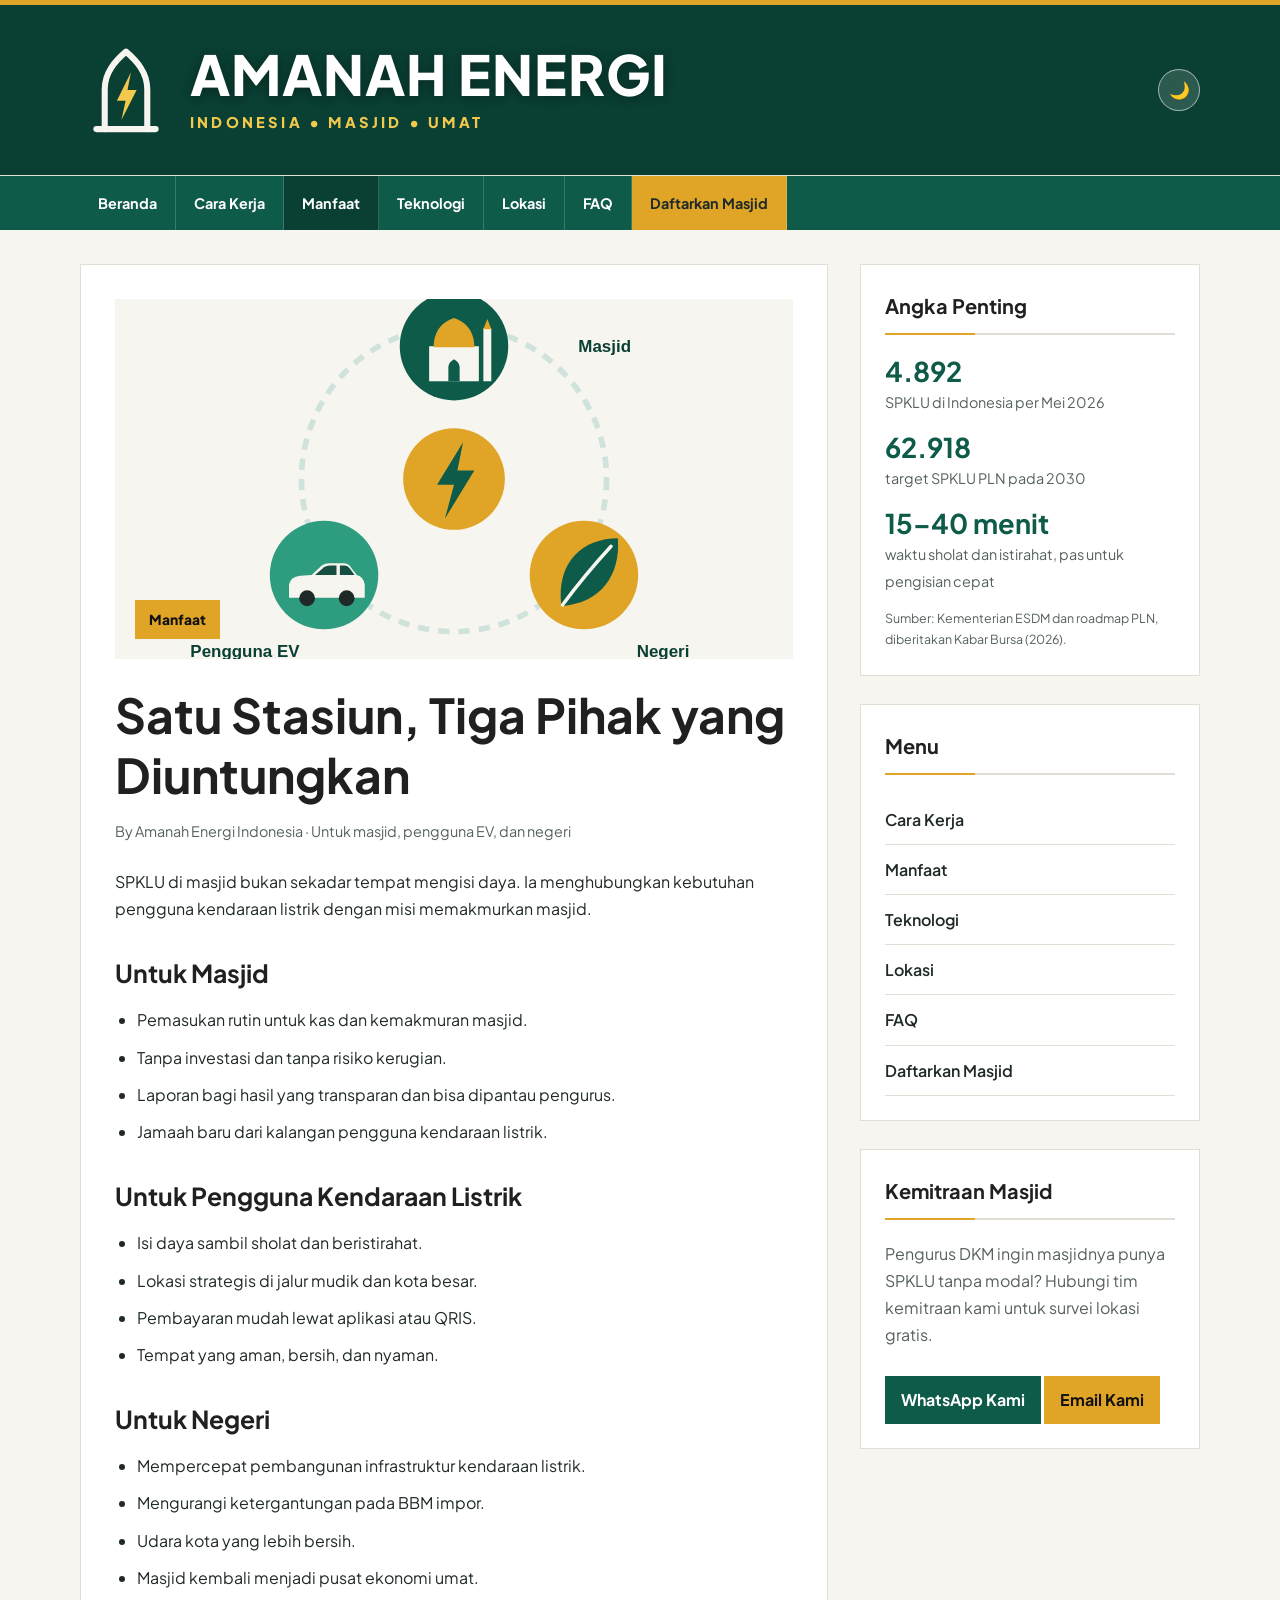
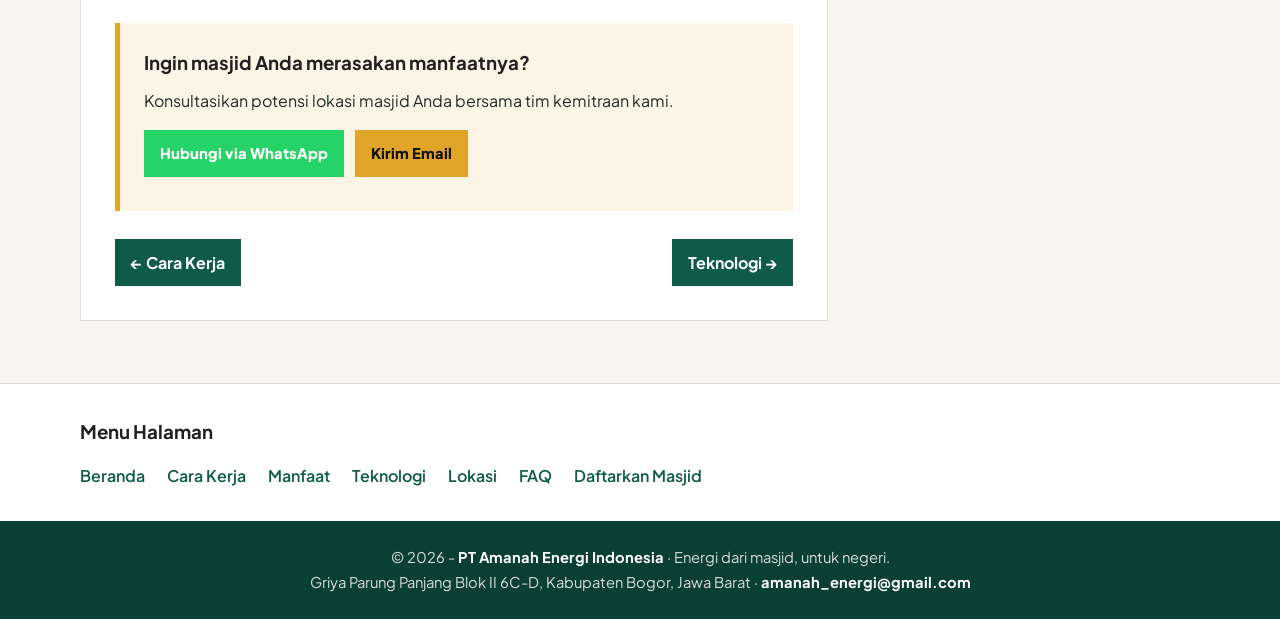
<file: manfaat.html>
<!DOCTYPE html>
<html lang="id">
<head>
  <meta charset="UTF-8" />
  <meta name="viewport" content="width=device-width, initial-scale=1.0" />
  <title>Satu Stasiun, Tiga Pihak yang Diuntungkan | Amanah Energi Indonesia</title>
  <meta name="description" content="Amanah Energi Indonesia membangun SPKLU di masjid-masjid Pulau Jawa. Masjid mendapat bagi hasil tanpa modal, pengguna kendaraan listrik mendapat tempat singgah yang nyaman." />
  <link rel="icon" href="logo.svg" type="image/svg+xml" />
  <link rel="stylesheet" href="style.css" />
  <link rel="preconnect" href="https://fonts.googleapis.com">
  <link rel="preconnect" href="https://fonts.gstatic.com" crossorigin>
  <link href="https://fonts.googleapis.com/css2?family=Plus+Jakarta+Sans:wght@400;500;600;700;800&display=swap" rel="stylesheet">
</head>
<body>

  <!-- Top Header -->
  <header class="site-header">
    <div class="header-slides" aria-hidden="true">
      <span class="slide slide-1"></span>
      <span class="slide slide-2"></span>
      <span class="slide slide-3"></span>
      <span class="slide slide-4"></span>
      <span class="slide slide-5"></span>
    </div>
    <div class="container header-wrapper">

      <a href="index.html" class="brand" aria-label="Amanah Energi Indonesia">
        <div class="brand-logo">
          <img src="logo-light.svg" alt="Logo Amanah Energi Indonesia">
        </div>

        <div class="brand-text">
          <h1>Amanah Energi</h1>
          <p>Indonesia • Masjid • Umat</p>
        </div>
      </a>

      <div class="header-actions">
        <button class="theme-toggle" id="themeToggle" type="button" aria-label="Ubah mode tampilan">
          🌙
        </button>

        <button class="menu-toggle" id="menuToggle" type="button" aria-label="Buka menu navigasi">
          ☰
        </button>
      </div>

    </div>
  </header>

  <!-- Navigation -->
  <nav class="main-nav" id="mainNav">
    <div class="container nav-wrapper">
      <a href="index.html">Beranda</a>
      <a href="cara-kerja.html">Cara Kerja</a>
      <a href="manfaat.html" aria-current="page">Manfaat</a>
      <a href="teknologi.html">Teknologi</a>
      <a href="lokasi.html">Lokasi</a>
      <a href="faq.html">FAQ</a>
      <a href="daftar.html" class="nav-cta">Daftarkan Masjid</a>
    </div>
  </nav>

  <main class="container main-layout">
    <section class="content-area">
      <article class="article-page">
        <div class="article-hero-image article-img-manfaat">
          <span>Manfaat</span>
        </div>

        <h1>Satu Stasiun, Tiga Pihak yang Diuntungkan</h1>
        <div class="article-meta">By Amanah Energi Indonesia · Untuk masjid, pengguna EV, dan negeri</div>

        <p>
          SPKLU di masjid bukan sekadar tempat mengisi daya. Ia menghubungkan kebutuhan
          pengguna kendaraan listrik dengan misi memakmurkan masjid.
        </p>

        <h2>Untuk Masjid</h2>
        <ul>
          <li>Pemasukan rutin untuk kas dan kemakmuran masjid.</li>
          <li>Tanpa investasi dan tanpa risiko kerugian.</li>
          <li>Laporan bagi hasil yang transparan dan bisa dipantau pengurus.</li>
          <li>Jamaah baru dari kalangan pengguna kendaraan listrik.</li>
        </ul>

        <h2>Untuk Pengguna Kendaraan Listrik</h2>
        <ul>
          <li>Isi daya sambil sholat dan beristirahat.</li>
          <li>Lokasi strategis di jalur mudik dan kota besar.</li>
          <li>Pembayaran mudah lewat aplikasi atau QRIS.</li>
          <li>Tempat yang aman, bersih, dan nyaman.</li>
        </ul>

        <h2>Untuk Negeri</h2>
        <ul>
          <li>Mempercepat pembangunan infrastruktur kendaraan listrik.</li>
          <li>Mengurangi ketergantungan pada BBM impor.</li>
          <li>Udara kota yang lebih bersih.</li>
          <li>Masjid kembali menjadi pusat ekonomi umat.</li>
        </ul>

      <div class="article-cta">
        <h3>Ingin masjid Anda merasakan manfaatnya?</h3>
        <p>Konsultasikan potensi lokasi masjid Anda bersama tim kemitraan kami.</p>
        <a class="whatsapp-button" href="https://wa.me/6281211742710?text=Assalamu%27alaikum%2C%20saya%20ingin%20konsultasi%20potensi%20SPKLU%20di%20masjid%20kami." target="_blank" rel="noopener">Hubungi via WhatsApp</a>
        <a class="email-button" href="mailto:amanah_energi@gmail.com?subject=Kemitraan%20SPKLU%20Masjid">Kirim Email</a>
      </div>


        <div class="article-nav">
          <a href="cara-kerja.html">← Cara Kerja</a>
          <a href="teknologi.html">Teknologi →</a>
        </div>
      </article>
    </section>

    <!-- Sidebar -->
    <aside class="sidebar">

      <section class="widget">
        <h3 class="widget-title">Angka Penting</h3>
        <ul class="stat-list">
          <li><strong>4.892</strong><span>SPKLU di Indonesia per Mei 2026</span></li>
          <li><strong>62.918</strong><span>target SPKLU PLN pada 2030</span></li>
          <li><strong>15–40 menit</strong><span>waktu sholat dan istirahat, pas untuk pengisian cepat</span></li>
        </ul>
        <p class="stat-source">Sumber: Kementerian ESDM dan roadmap PLN, diberitakan Kabar Bursa (2026).</p>
      </section>

      <section class="widget">
        <h3 class="widget-title">Menu</h3>
        <ul class="category-list">
          <li><a href="cara-kerja.html">Cara Kerja</a></li>
          <li><a href="manfaat.html">Manfaat</a></li>
          <li><a href="teknologi.html">Teknologi</a></li>
          <li><a href="lokasi.html">Lokasi</a></li>
          <li><a href="faq.html">FAQ</a></li>
          <li><a href="daftar.html">Daftarkan Masjid</a></li>
        </ul>
      </section>

      <section class="widget contact-widget">
        <h3 class="widget-title">Kemitraan Masjid</h3>
        <p>
          Pengurus DKM ingin masjidnya punya SPKLU tanpa modal? Hubungi tim kemitraan kami
          untuk survei lokasi gratis.
        </p>

        <a href="https://wa.me/6281211742710?text=Assalamu%27alaikum%20Amanah%20Energi%20Indonesia%2C%20saya%20ingin%20bertanya%20tentang%20kemitraan%20SPKLU%20masjid." class="contact-button" target="_blank" rel="noopener">
          WhatsApp Kami
        </a>

        <a href="mailto:amanah_energi@gmail.com?subject=Kemitraan%20SPKLU%20Masjid" class="contact-button email-small-button">
          Email Kami
        </a>
      </section>

    </aside>

  </main>

  <!-- Static Pages Menu -->
  <section class="static-menu">
    <div class="container">
      <h3>Menu Halaman</h3>

      <ul>
        <li><a href="index.html">Beranda</a></li>
        <li><a href="cara-kerja.html">Cara Kerja</a></li>
        <li><a href="manfaat.html">Manfaat</a></li>
        <li><a href="teknologi.html">Teknologi</a></li>
        <li><a href="lokasi.html">Lokasi</a></li>
        <li><a href="faq.html">FAQ</a></li>
        <li><a href="daftar.html">Daftarkan Masjid</a></li>
      </ul>
    </div>
  </section>

  <!-- Footer -->
  <footer class="site-footer">
    <p>© 2026 - <a href="index.html">PT Amanah Energi Indonesia</a> · Energi dari masjid, untuk negeri.</p>
    <p>Griya Parung Panjang Blok II 6C-D, Kabupaten Bogor, Jawa Barat · <a href="mailto:amanah_energi@gmail.com">amanah_energi@gmail.com</a></p>
  </footer>

  <button class="back-to-top" id="backToTop" type="button" aria-label="Kembali ke atas">↑</button>

  <script src="script.js"></script>
</body>
</html>
</file>
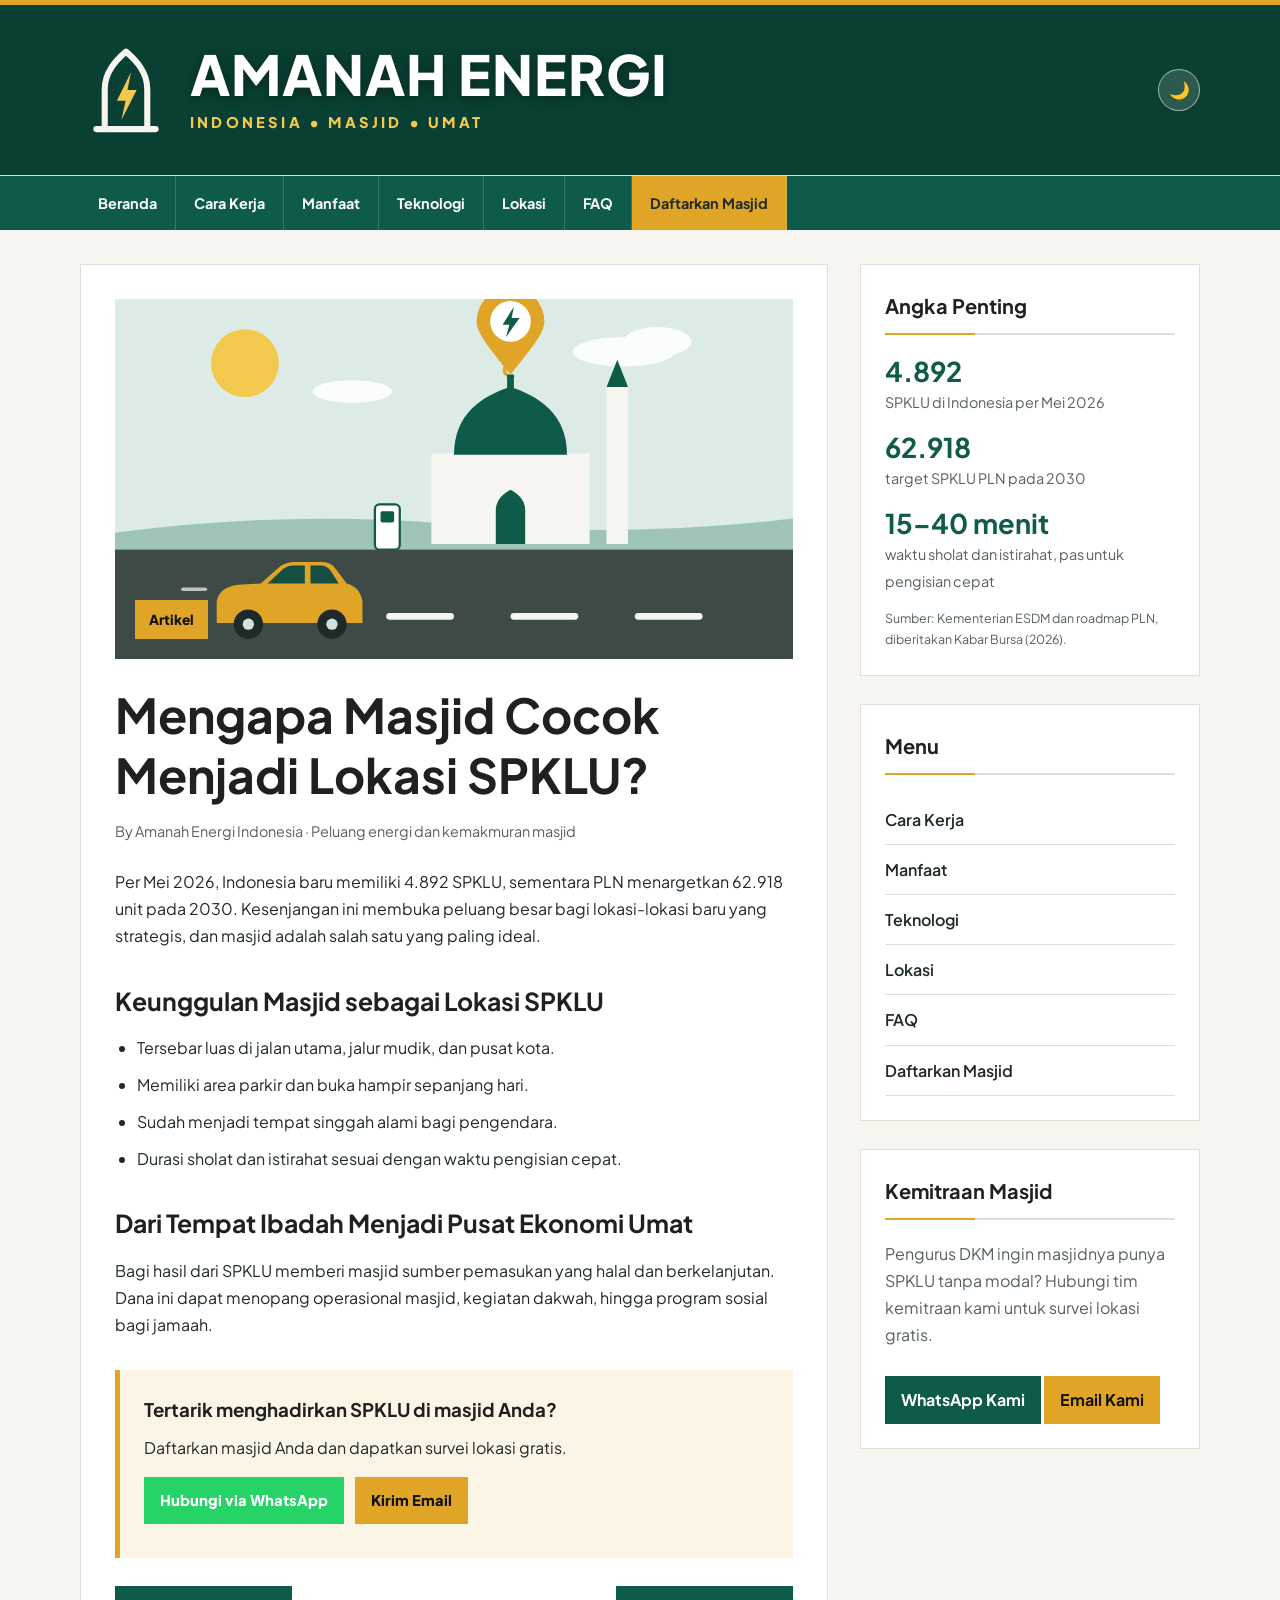
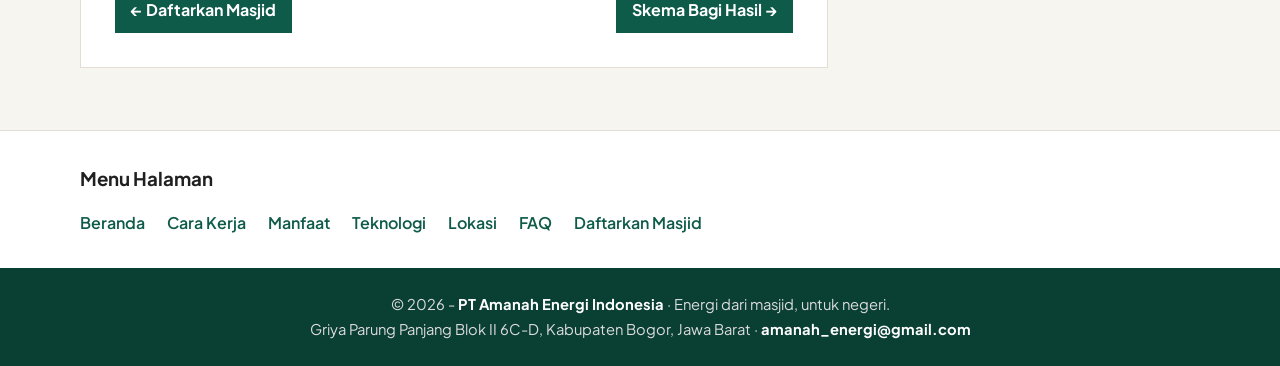
<file: mengapa-spklu-di-masjid.html>
<!DOCTYPE html>
<html lang="id">
<head>
  <meta charset="UTF-8" />
  <meta name="viewport" content="width=device-width, initial-scale=1.0" />
  <title>Mengapa Masjid Cocok Menjadi Lokasi SPKLU? | Amanah Energi Indonesia</title>
  <meta name="description" content="Amanah Energi Indonesia membangun SPKLU di masjid-masjid Pulau Jawa. Masjid mendapat bagi hasil tanpa modal, pengguna kendaraan listrik mendapat tempat singgah yang nyaman." />
  <link rel="icon" href="logo.svg" type="image/svg+xml" />
  <link rel="stylesheet" href="style.css" />
  <link rel="preconnect" href="https://fonts.googleapis.com">
  <link rel="preconnect" href="https://fonts.gstatic.com" crossorigin>
  <link href="https://fonts.googleapis.com/css2?family=Plus+Jakarta+Sans:wght@400;500;600;700;800&display=swap" rel="stylesheet">
</head>
<body>

  <!-- Top Header -->
  <header class="site-header">
    <div class="header-slides" aria-hidden="true">
      <span class="slide slide-1"></span>
      <span class="slide slide-2"></span>
      <span class="slide slide-3"></span>
      <span class="slide slide-4"></span>
      <span class="slide slide-5"></span>
    </div>
    <div class="container header-wrapper">

      <a href="index.html" class="brand" aria-label="Amanah Energi Indonesia">
        <div class="brand-logo">
          <img src="logo-light.svg" alt="Logo Amanah Energi Indonesia">
        </div>

        <div class="brand-text">
          <h1>Amanah Energi</h1>
          <p>Indonesia • Masjid • Umat</p>
        </div>
      </a>

      <div class="header-actions">
        <button class="theme-toggle" id="themeToggle" type="button" aria-label="Ubah mode tampilan">
          🌙
        </button>

        <button class="menu-toggle" id="menuToggle" type="button" aria-label="Buka menu navigasi">
          ☰
        </button>
      </div>

    </div>
  </header>

  <!-- Navigation -->
  <nav class="main-nav" id="mainNav">
    <div class="container nav-wrapper">
      <a href="index.html">Beranda</a>
      <a href="cara-kerja.html">Cara Kerja</a>
      <a href="manfaat.html">Manfaat</a>
      <a href="teknologi.html">Teknologi</a>
      <a href="lokasi.html">Lokasi</a>
      <a href="faq.html">FAQ</a>
      <a href="daftar.html" class="nav-cta">Daftarkan Masjid</a>
    </div>
  </nav>

  <main class="container main-layout">
    <section class="content-area">
      <article class="article-page">
        <div class="article-hero-image article-img-masjid-jalan">
          <span>Artikel</span>
        </div>

        <h1>Mengapa Masjid Cocok Menjadi Lokasi SPKLU?</h1>
        <div class="article-meta">By Amanah Energi Indonesia · Peluang energi dan kemakmuran masjid</div>

        <p>
          Per Mei 2026, Indonesia baru memiliki 4.892 SPKLU, sementara PLN menargetkan 62.918
          unit pada 2030. Kesenjangan ini membuka peluang besar bagi lokasi-lokasi baru yang
          strategis, dan masjid adalah salah satu yang paling ideal.
        </p>

        <h2>Keunggulan Masjid sebagai Lokasi SPKLU</h2>
        <ul>
          <li>Tersebar luas di jalan utama, jalur mudik, dan pusat kota.</li>
          <li>Memiliki area parkir dan buka hampir sepanjang hari.</li>
          <li>Sudah menjadi tempat singgah alami bagi pengendara.</li>
          <li>Durasi sholat dan istirahat sesuai dengan waktu pengisian cepat.</li>
        </ul>

        <h2>Dari Tempat Ibadah Menjadi Pusat Ekonomi Umat</h2>
        <p>
          Bagi hasil dari SPKLU memberi masjid sumber pemasukan yang halal dan berkelanjutan.
          Dana ini dapat menopang operasional masjid, kegiatan dakwah, hingga program sosial
          bagi jamaah.
        </p>

      <div class="article-cta">
        <h3>Tertarik menghadirkan SPKLU di masjid Anda?</h3>
        <p>Daftarkan masjid Anda dan dapatkan survei lokasi gratis.</p>
        <a class="whatsapp-button" href="https://wa.me/6281211742710?text=Assalamu%27alaikum%2C%20saya%20tertarik%20menghadirkan%20SPKLU%20di%20masjid%20kami." target="_blank" rel="noopener">Hubungi via WhatsApp</a>
        <a class="email-button" href="mailto:amanah_energi@gmail.com?subject=Kemitraan%20SPKLU%20Masjid">Kirim Email</a>
      </div>


        <div class="article-nav">
          <a href="daftar.html">← Daftarkan Masjid</a>
          <a href="skema-bagi-hasil-syariah.html">Skema Bagi Hasil →</a>
        </div>
      </article>
    </section>

    <!-- Sidebar -->
    <aside class="sidebar">

      <section class="widget">
        <h3 class="widget-title">Angka Penting</h3>
        <ul class="stat-list">
          <li><strong>4.892</strong><span>SPKLU di Indonesia per Mei 2026</span></li>
          <li><strong>62.918</strong><span>target SPKLU PLN pada 2030</span></li>
          <li><strong>15–40 menit</strong><span>waktu sholat dan istirahat, pas untuk pengisian cepat</span></li>
        </ul>
        <p class="stat-source">Sumber: Kementerian ESDM dan roadmap PLN, diberitakan Kabar Bursa (2026).</p>
      </section>

      <section class="widget">
        <h3 class="widget-title">Menu</h3>
        <ul class="category-list">
          <li><a href="cara-kerja.html">Cara Kerja</a></li>
          <li><a href="manfaat.html">Manfaat</a></li>
          <li><a href="teknologi.html">Teknologi</a></li>
          <li><a href="lokasi.html">Lokasi</a></li>
          <li><a href="faq.html">FAQ</a></li>
          <li><a href="daftar.html">Daftarkan Masjid</a></li>
        </ul>
      </section>

      <section class="widget contact-widget">
        <h3 class="widget-title">Kemitraan Masjid</h3>
        <p>
          Pengurus DKM ingin masjidnya punya SPKLU tanpa modal? Hubungi tim kemitraan kami
          untuk survei lokasi gratis.
        </p>

        <a href="https://wa.me/6281211742710?text=Assalamu%27alaikum%20Amanah%20Energi%20Indonesia%2C%20saya%20ingin%20bertanya%20tentang%20kemitraan%20SPKLU%20masjid." class="contact-button" target="_blank" rel="noopener">
          WhatsApp Kami
        </a>

        <a href="mailto:amanah_energi@gmail.com?subject=Kemitraan%20SPKLU%20Masjid" class="contact-button email-small-button">
          Email Kami
        </a>
      </section>

    </aside>

  </main>

  <!-- Static Pages Menu -->
  <section class="static-menu">
    <div class="container">
      <h3>Menu Halaman</h3>

      <ul>
        <li><a href="index.html">Beranda</a></li>
        <li><a href="cara-kerja.html">Cara Kerja</a></li>
        <li><a href="manfaat.html">Manfaat</a></li>
        <li><a href="teknologi.html">Teknologi</a></li>
        <li><a href="lokasi.html">Lokasi</a></li>
        <li><a href="faq.html">FAQ</a></li>
        <li><a href="daftar.html">Daftarkan Masjid</a></li>
      </ul>
    </div>
  </section>

  <!-- Footer -->
  <footer class="site-footer">
    <p>© 2026 - <a href="index.html">PT Amanah Energi Indonesia</a> · Energi dari masjid, untuk negeri.</p>
    <p>Griya Parung Panjang Blok II 6C-D, Kabupaten Bogor, Jawa Barat · <a href="mailto:amanah_energi@gmail.com">amanah_energi@gmail.com</a></p>
  </footer>

  <button class="back-to-top" id="backToTop" type="button" aria-label="Kembali ke atas">↑</button>

  <script src="script.js"></script>
</body>
</html>
</file>
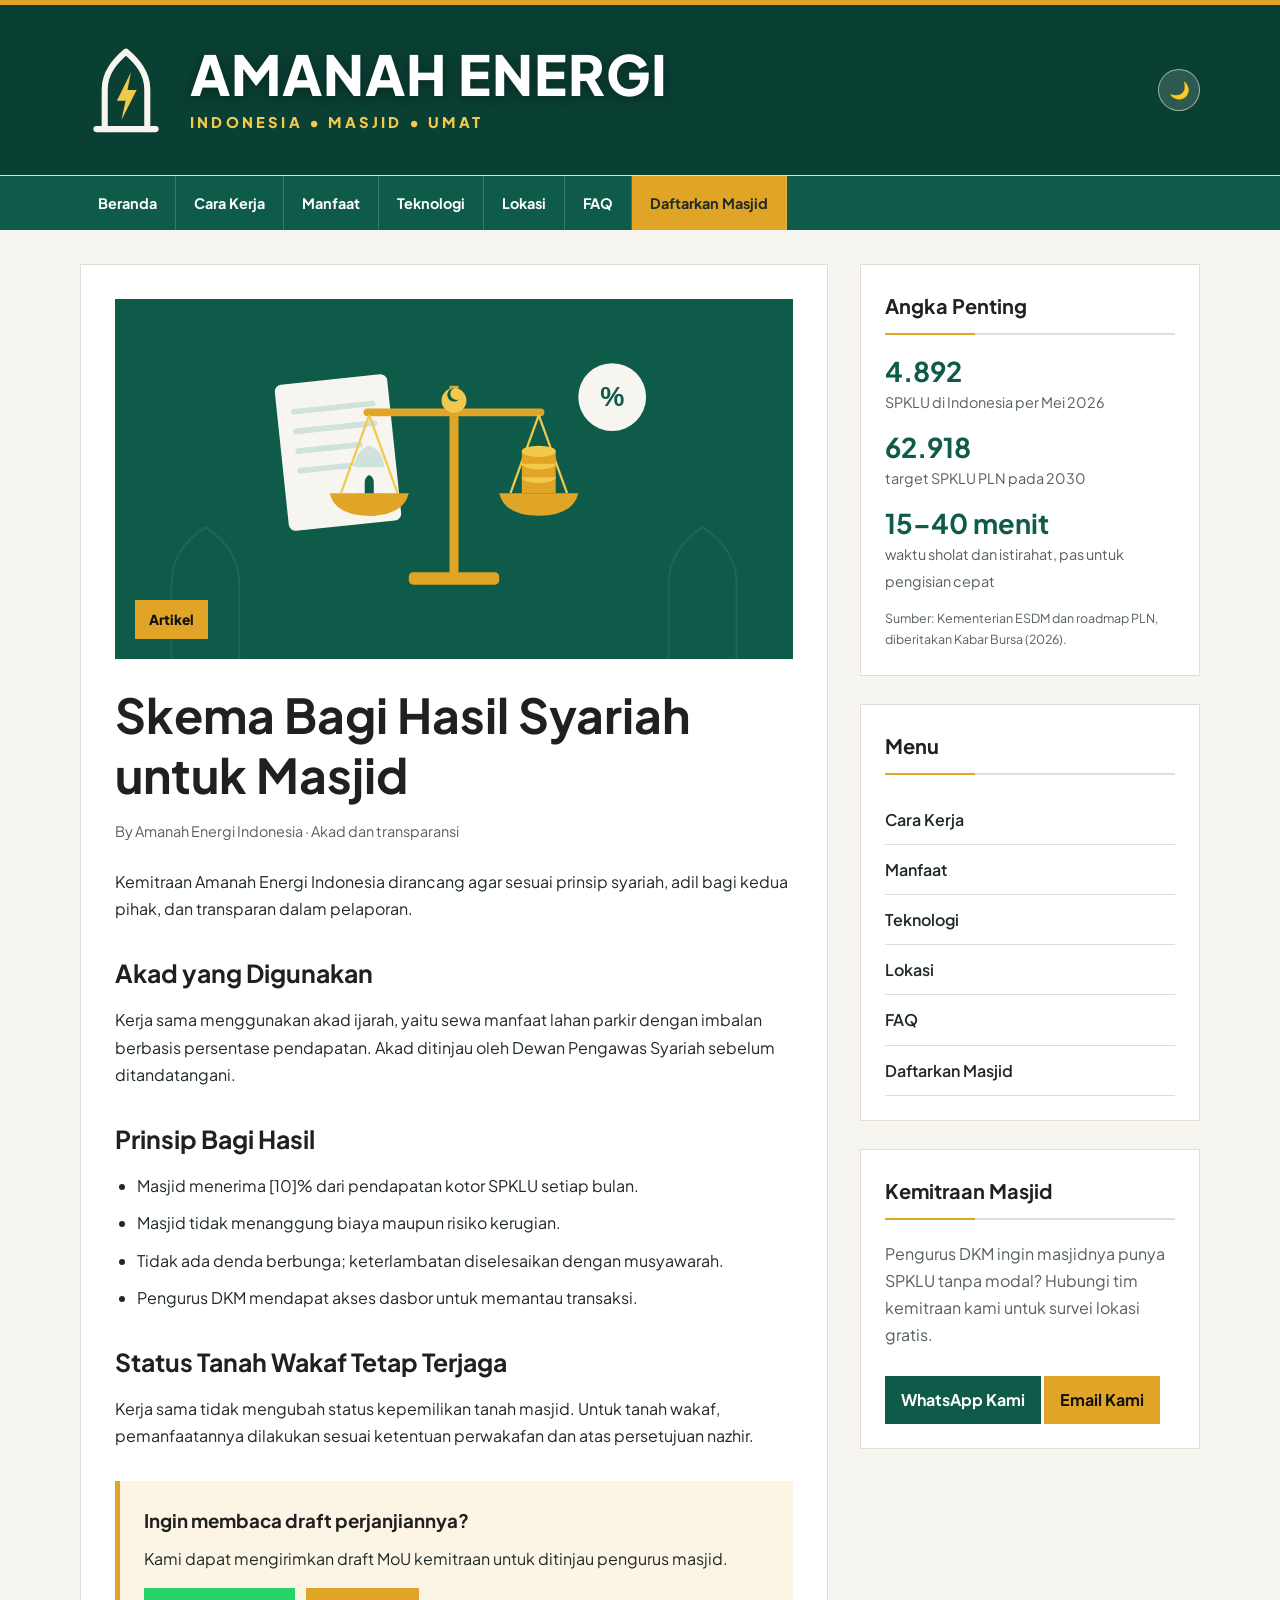
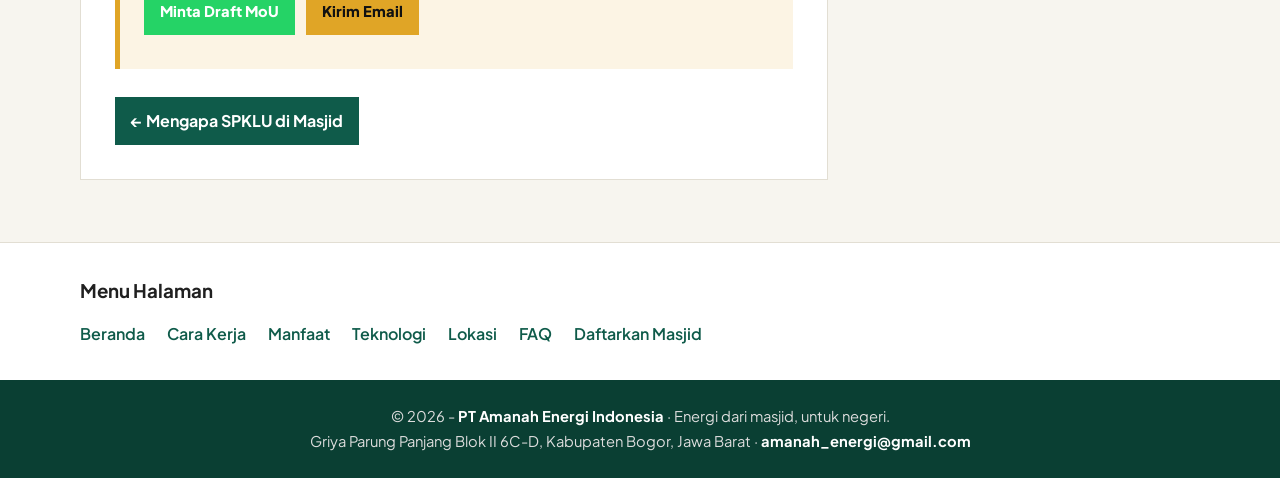
<file: skema-bagi-hasil-syariah.html>
<!DOCTYPE html>
<html lang="id">
<head>
  <meta charset="UTF-8" />
  <meta name="viewport" content="width=device-width, initial-scale=1.0" />
  <title>Skema Bagi Hasil Syariah untuk Masjid | Amanah Energi Indonesia</title>
  <meta name="description" content="Amanah Energi Indonesia membangun SPKLU di masjid-masjid Pulau Jawa. Masjid mendapat bagi hasil tanpa modal, pengguna kendaraan listrik mendapat tempat singgah yang nyaman." />
  <link rel="icon" href="logo.svg" type="image/svg+xml" />
  <link rel="stylesheet" href="style.css" />
  <link rel="preconnect" href="https://fonts.googleapis.com">
  <link rel="preconnect" href="https://fonts.gstatic.com" crossorigin>
  <link href="https://fonts.googleapis.com/css2?family=Plus+Jakarta+Sans:wght@400;500;600;700;800&display=swap" rel="stylesheet">
</head>
<body>

  <!-- Top Header -->
  <header class="site-header">
    <div class="header-slides" aria-hidden="true">
      <span class="slide slide-1"></span>
      <span class="slide slide-2"></span>
      <span class="slide slide-3"></span>
      <span class="slide slide-4"></span>
      <span class="slide slide-5"></span>
    </div>
    <div class="container header-wrapper">

      <a href="index.html" class="brand" aria-label="Amanah Energi Indonesia">
        <div class="brand-logo">
          <img src="logo-light.svg" alt="Logo Amanah Energi Indonesia">
        </div>

        <div class="brand-text">
          <h1>Amanah Energi</h1>
          <p>Indonesia • Masjid • Umat</p>
        </div>
      </a>

      <div class="header-actions">
        <button class="theme-toggle" id="themeToggle" type="button" aria-label="Ubah mode tampilan">
          🌙
        </button>

        <button class="menu-toggle" id="menuToggle" type="button" aria-label="Buka menu navigasi">
          ☰
        </button>
      </div>

    </div>
  </header>

  <!-- Navigation -->
  <nav class="main-nav" id="mainNav">
    <div class="container nav-wrapper">
      <a href="index.html">Beranda</a>
      <a href="cara-kerja.html">Cara Kerja</a>
      <a href="manfaat.html">Manfaat</a>
      <a href="teknologi.html">Teknologi</a>
      <a href="lokasi.html">Lokasi</a>
      <a href="faq.html">FAQ</a>
      <a href="daftar.html" class="nav-cta">Daftarkan Masjid</a>
    </div>
  </nav>

  <main class="container main-layout">
    <section class="content-area">
      <article class="article-page">
        <div class="article-hero-image article-img-syariah">
          <span>Artikel</span>
        </div>

        <h1>Skema Bagi Hasil Syariah untuk Masjid</h1>
        <div class="article-meta">By Amanah Energi Indonesia · Akad dan transparansi</div>

        <p>
          Kemitraan Amanah Energi Indonesia dirancang agar sesuai prinsip syariah, adil bagi
          kedua pihak, dan transparan dalam pelaporan.
        </p>

        <h2>Akad yang Digunakan</h2>
        <p>
          Kerja sama menggunakan akad ijarah, yaitu sewa manfaat lahan parkir dengan imbalan
          berbasis persentase pendapatan. Akad ditinjau oleh Dewan Pengawas Syariah sebelum
          ditandatangani.
        </p>

        <h2>Prinsip Bagi Hasil</h2>
        <ul>
          <li>Masjid menerima [10]% dari pendapatan kotor SPKLU setiap bulan.</li>
          <li>Masjid tidak menanggung biaya maupun risiko kerugian.</li>
          <li>Tidak ada denda berbunga; keterlambatan diselesaikan dengan musyawarah.</li>
          <li>Pengurus DKM mendapat akses dasbor untuk memantau transaksi.</li>
        </ul>

        <h2>Status Tanah Wakaf Tetap Terjaga</h2>
        <p>
          Kerja sama tidak mengubah status kepemilikan tanah masjid. Untuk tanah wakaf,
          pemanfaatannya dilakukan sesuai ketentuan perwakafan dan atas persetujuan nazhir.
        </p>

      <div class="article-cta">
        <h3>Ingin membaca draft perjanjiannya?</h3>
        <p>Kami dapat mengirimkan draft MoU kemitraan untuk ditinjau pengurus masjid.</p>
        <a class="whatsapp-button" href="https://wa.me/6281211742710?text=Assalamu%27alaikum%2C%20saya%20ingin%20meminta%20draft%20MoU%20kemitraan%20SPKLU%20masjid." target="_blank" rel="noopener">Minta Draft MoU</a>
        <a class="email-button" href="mailto:amanah_energi@gmail.com?subject=Kemitraan%20SPKLU%20Masjid">Kirim Email</a>
      </div>


        <div class="article-nav">
          <a href="mengapa-spklu-di-masjid.html">← Mengapa SPKLU di Masjid</a>
          <span></span>
        </div>
      </article>
    </section>

    <!-- Sidebar -->
    <aside class="sidebar">

      <section class="widget">
        <h3 class="widget-title">Angka Penting</h3>
        <ul class="stat-list">
          <li><strong>4.892</strong><span>SPKLU di Indonesia per Mei 2026</span></li>
          <li><strong>62.918</strong><span>target SPKLU PLN pada 2030</span></li>
          <li><strong>15–40 menit</strong><span>waktu sholat dan istirahat, pas untuk pengisian cepat</span></li>
        </ul>
        <p class="stat-source">Sumber: Kementerian ESDM dan roadmap PLN, diberitakan Kabar Bursa (2026).</p>
      </section>

      <section class="widget">
        <h3 class="widget-title">Menu</h3>
        <ul class="category-list">
          <li><a href="cara-kerja.html">Cara Kerja</a></li>
          <li><a href="manfaat.html">Manfaat</a></li>
          <li><a href="teknologi.html">Teknologi</a></li>
          <li><a href="lokasi.html">Lokasi</a></li>
          <li><a href="faq.html">FAQ</a></li>
          <li><a href="daftar.html">Daftarkan Masjid</a></li>
        </ul>
      </section>

      <section class="widget contact-widget">
        <h3 class="widget-title">Kemitraan Masjid</h3>
        <p>
          Pengurus DKM ingin masjidnya punya SPKLU tanpa modal? Hubungi tim kemitraan kami
          untuk survei lokasi gratis.
        </p>

        <a href="https://wa.me/6281211742710?text=Assalamu%27alaikum%20Amanah%20Energi%20Indonesia%2C%20saya%20ingin%20bertanya%20tentang%20kemitraan%20SPKLU%20masjid." class="contact-button" target="_blank" rel="noopener">
          WhatsApp Kami
        </a>

        <a href="mailto:amanah_energi@gmail.com?subject=Kemitraan%20SPKLU%20Masjid" class="contact-button email-small-button">
          Email Kami
        </a>
      </section>

    </aside>

  </main>

  <!-- Static Pages Menu -->
  <section class="static-menu">
    <div class="container">
      <h3>Menu Halaman</h3>

      <ul>
        <li><a href="index.html">Beranda</a></li>
        <li><a href="cara-kerja.html">Cara Kerja</a></li>
        <li><a href="manfaat.html">Manfaat</a></li>
        <li><a href="teknologi.html">Teknologi</a></li>
        <li><a href="lokasi.html">Lokasi</a></li>
        <li><a href="faq.html">FAQ</a></li>
        <li><a href="daftar.html">Daftarkan Masjid</a></li>
      </ul>
    </div>
  </section>

  <!-- Footer -->
  <footer class="site-footer">
    <p>© 2026 - <a href="index.html">PT Amanah Energi Indonesia</a> · Energi dari masjid, untuk negeri.</p>
    <p>Griya Parung Panjang Blok II 6C-D, Kabupaten Bogor, Jawa Barat · <a href="mailto:amanah_energi@gmail.com">amanah_energi@gmail.com</a></p>
  </footer>

  <button class="back-to-top" id="backToTop" type="button" aria-label="Kembali ke atas">↑</button>

  <script src="script.js"></script>
</body>
</html>
</file>
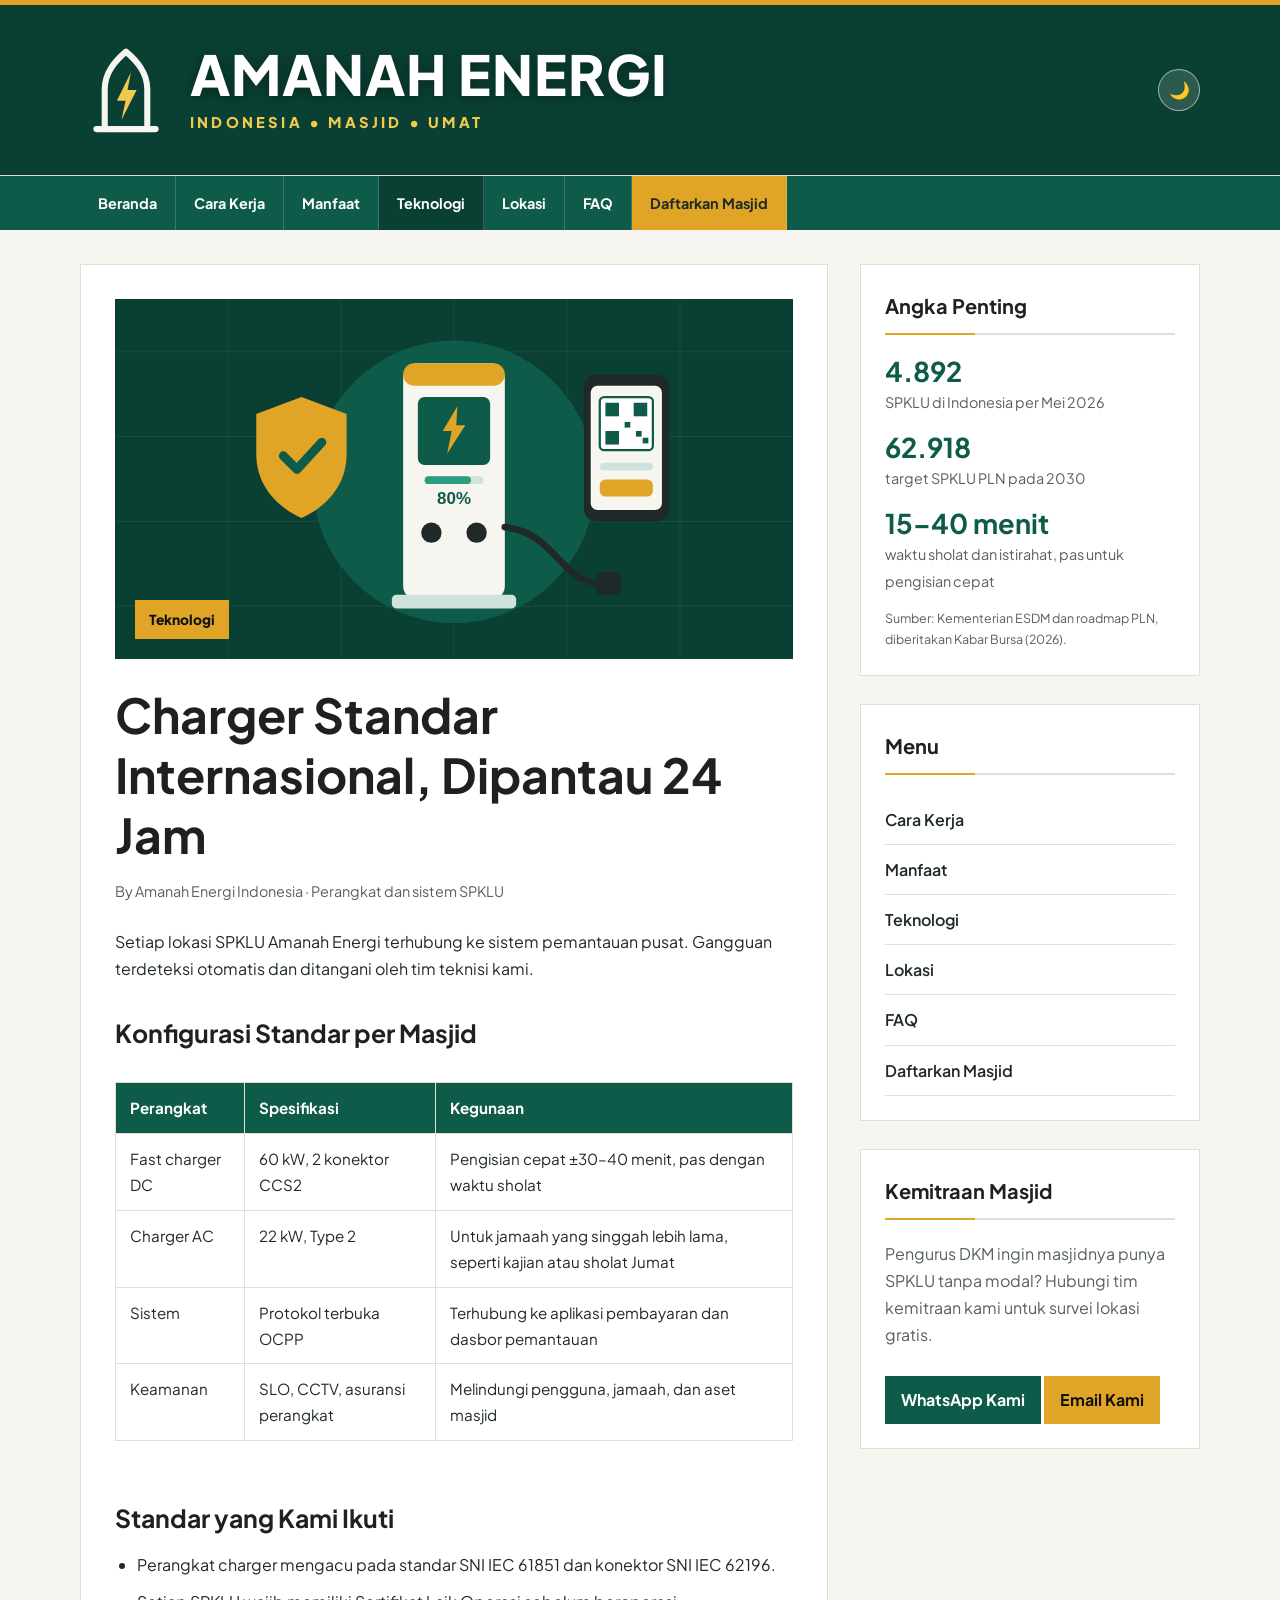
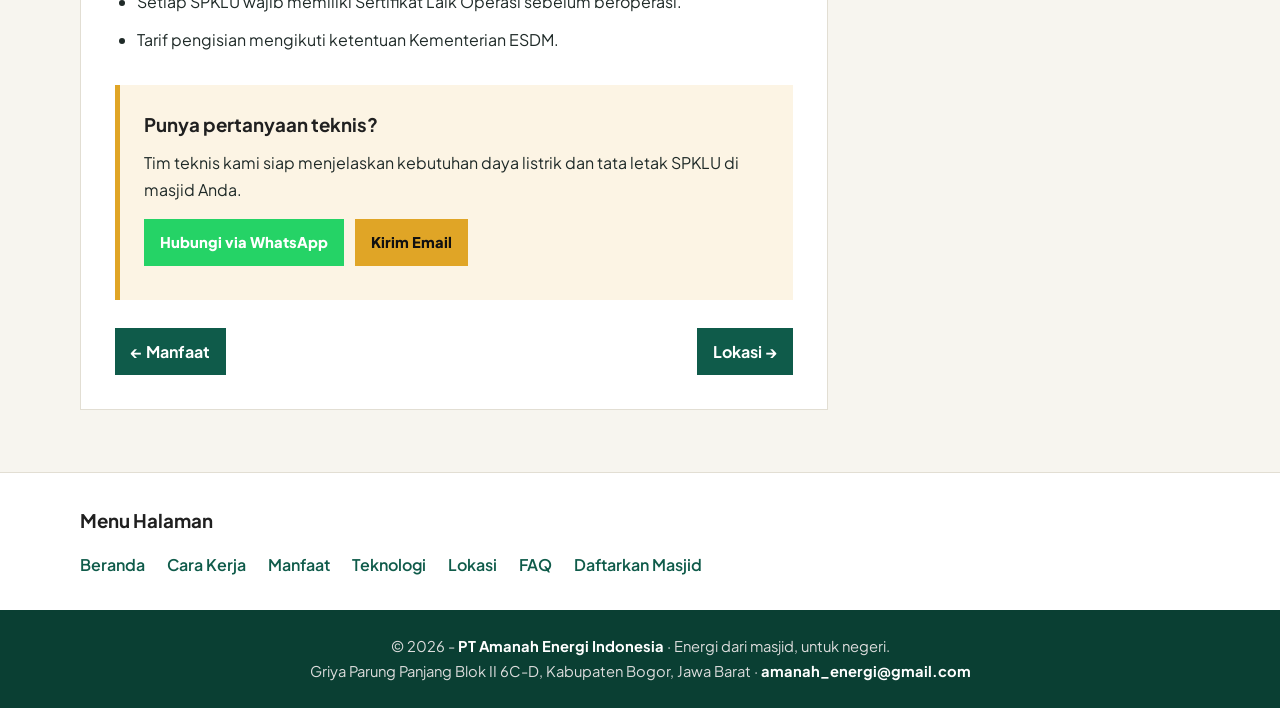
<file: teknologi.html>
<!DOCTYPE html>
<html lang="id">
<head>
  <meta charset="UTF-8" />
  <meta name="viewport" content="width=device-width, initial-scale=1.0" />
  <title>Charger Standar Internasional, Dipantau 24 Jam | Amanah Energi Indonesia</title>
  <meta name="description" content="Amanah Energi Indonesia membangun SPKLU di masjid-masjid Pulau Jawa. Masjid mendapat bagi hasil tanpa modal, pengguna kendaraan listrik mendapat tempat singgah yang nyaman." />
  <link rel="icon" href="logo.svg" type="image/svg+xml" />
  <link rel="stylesheet" href="style.css" />
  <link rel="preconnect" href="https://fonts.googleapis.com">
  <link rel="preconnect" href="https://fonts.gstatic.com" crossorigin>
  <link href="https://fonts.googleapis.com/css2?family=Plus+Jakarta+Sans:wght@400;500;600;700;800&display=swap" rel="stylesheet">
</head>
<body>

  <!-- Top Header -->
  <header class="site-header">
    <div class="header-slides" aria-hidden="true">
      <span class="slide slide-1"></span>
      <span class="slide slide-2"></span>
      <span class="slide slide-3"></span>
      <span class="slide slide-4"></span>
      <span class="slide slide-5"></span>
    </div>
    <div class="container header-wrapper">

      <a href="index.html" class="brand" aria-label="Amanah Energi Indonesia">
        <div class="brand-logo">
          <img src="logo-light.svg" alt="Logo Amanah Energi Indonesia">
        </div>

        <div class="brand-text">
          <h1>Amanah Energi</h1>
          <p>Indonesia • Masjid • Umat</p>
        </div>
      </a>

      <div class="header-actions">
        <button class="theme-toggle" id="themeToggle" type="button" aria-label="Ubah mode tampilan">
          🌙
        </button>

        <button class="menu-toggle" id="menuToggle" type="button" aria-label="Buka menu navigasi">
          ☰
        </button>
      </div>

    </div>
  </header>

  <!-- Navigation -->
  <nav class="main-nav" id="mainNav">
    <div class="container nav-wrapper">
      <a href="index.html">Beranda</a>
      <a href="cara-kerja.html">Cara Kerja</a>
      <a href="manfaat.html">Manfaat</a>
      <a href="teknologi.html" aria-current="page">Teknologi</a>
      <a href="lokasi.html">Lokasi</a>
      <a href="faq.html">FAQ</a>
      <a href="daftar.html" class="nav-cta">Daftarkan Masjid</a>
    </div>
  </nav>

  <main class="container main-layout">
    <section class="content-area">
      <article class="article-page">
        <div class="article-hero-image article-img-teknologi">
          <span>Teknologi</span>
        </div>

        <h1>Charger Standar Internasional, Dipantau 24 Jam</h1>
        <div class="article-meta">By Amanah Energi Indonesia · Perangkat dan sistem SPKLU</div>

        <p>
          Setiap lokasi SPKLU Amanah Energi terhubung ke sistem pemantauan pusat. Gangguan
          terdeteksi otomatis dan ditangani oleh tim teknisi kami.
        </p>

        <h2>Konfigurasi Standar per Masjid</h2>
        <div class="table-scroll">
          <table class="spec-table">
            <thead><tr><th>Perangkat</th><th>Spesifikasi</th><th>Kegunaan</th></tr></thead>
            <tbody>
              <tr><td>Fast charger DC</td><td>60 kW, 2 konektor CCS2</td><td>Pengisian cepat ±30–40 menit, pas dengan waktu sholat</td></tr>
              <tr><td>Charger AC</td><td>22 kW, Type 2</td><td>Untuk jamaah yang singgah lebih lama, seperti kajian atau sholat Jumat</td></tr>
              <tr><td>Sistem</td><td>Protokol terbuka OCPP</td><td>Terhubung ke aplikasi pembayaran dan dasbor pemantauan</td></tr>
              <tr><td>Keamanan</td><td>SLO, CCTV, asuransi perangkat</td><td>Melindungi pengguna, jamaah, dan aset masjid</td></tr>
            </tbody>
          </table>
        </div>

        <h2>Standar yang Kami Ikuti</h2>
        <ul>
          <li>Perangkat charger mengacu pada standar SNI IEC 61851 dan konektor SNI IEC 62196.</li>
          <li>Setiap SPKLU wajib memiliki Sertifikat Laik Operasi sebelum beroperasi.</li>
          <li>Tarif pengisian mengikuti ketentuan Kementerian ESDM.</li>
        </ul>

      <div class="article-cta">
        <h3>Punya pertanyaan teknis?</h3>
        <p>Tim teknis kami siap menjelaskan kebutuhan daya listrik dan tata letak SPKLU di masjid Anda.</p>
        <a class="whatsapp-button" href="https://wa.me/6281211742710?text=Assalamu%27alaikum%2C%20saya%20ingin%20bertanya%20tentang%20teknis%20SPKLU%20di%20masjid." target="_blank" rel="noopener">Hubungi via WhatsApp</a>
        <a class="email-button" href="mailto:amanah_energi@gmail.com?subject=Kemitraan%20SPKLU%20Masjid">Kirim Email</a>
      </div>


        <div class="article-nav">
          <a href="manfaat.html">← Manfaat</a>
          <a href="lokasi.html">Lokasi →</a>
        </div>
      </article>
    </section>

    <!-- Sidebar -->
    <aside class="sidebar">

      <section class="widget">
        <h3 class="widget-title">Angka Penting</h3>
        <ul class="stat-list">
          <li><strong>4.892</strong><span>SPKLU di Indonesia per Mei 2026</span></li>
          <li><strong>62.918</strong><span>target SPKLU PLN pada 2030</span></li>
          <li><strong>15–40 menit</strong><span>waktu sholat dan istirahat, pas untuk pengisian cepat</span></li>
        </ul>
        <p class="stat-source">Sumber: Kementerian ESDM dan roadmap PLN, diberitakan Kabar Bursa (2026).</p>
      </section>

      <section class="widget">
        <h3 class="widget-title">Menu</h3>
        <ul class="category-list">
          <li><a href="cara-kerja.html">Cara Kerja</a></li>
          <li><a href="manfaat.html">Manfaat</a></li>
          <li><a href="teknologi.html">Teknologi</a></li>
          <li><a href="lokasi.html">Lokasi</a></li>
          <li><a href="faq.html">FAQ</a></li>
          <li><a href="daftar.html">Daftarkan Masjid</a></li>
        </ul>
      </section>

      <section class="widget contact-widget">
        <h3 class="widget-title">Kemitraan Masjid</h3>
        <p>
          Pengurus DKM ingin masjidnya punya SPKLU tanpa modal? Hubungi tim kemitraan kami
          untuk survei lokasi gratis.
        </p>

        <a href="https://wa.me/6281211742710?text=Assalamu%27alaikum%20Amanah%20Energi%20Indonesia%2C%20saya%20ingin%20bertanya%20tentang%20kemitraan%20SPKLU%20masjid." class="contact-button" target="_blank" rel="noopener">
          WhatsApp Kami
        </a>

        <a href="mailto:amanah_energi@gmail.com?subject=Kemitraan%20SPKLU%20Masjid" class="contact-button email-small-button">
          Email Kami
        </a>
      </section>

    </aside>

  </main>

  <!-- Static Pages Menu -->
  <section class="static-menu">
    <div class="container">
      <h3>Menu Halaman</h3>

      <ul>
        <li><a href="index.html">Beranda</a></li>
        <li><a href="cara-kerja.html">Cara Kerja</a></li>
        <li><a href="manfaat.html">Manfaat</a></li>
        <li><a href="teknologi.html">Teknologi</a></li>
        <li><a href="lokasi.html">Lokasi</a></li>
        <li><a href="faq.html">FAQ</a></li>
        <li><a href="daftar.html">Daftarkan Masjid</a></li>
      </ul>
    </div>
  </section>

  <!-- Footer -->
  <footer class="site-footer">
    <p>© 2026 - <a href="index.html">PT Amanah Energi Indonesia</a> · Energi dari masjid, untuk negeri.</p>
    <p>Griya Parung Panjang Blok II 6C-D, Kabupaten Bogor, Jawa Barat · <a href="mailto:amanah_energi@gmail.com">amanah_energi@gmail.com</a></p>
  </footer>

  <button class="back-to-top" id="backToTop" type="button" aria-label="Kembali ke atas">↑</button>

  <script src="script.js"></script>
</body>
</html>
</file>
<file: style.css>
:root {
  --primary: #0F5B4A;
  --primary-dark: #0A3F33;
  --accent: #E0A526;
  --gold-light: #ffe08a;
  --gold-dark: #8A6512;
  --orange: #8A6512;
  --text: #1F2A28;
  --muted: #55615D;
  --light: #f7f7f7;
  --border: #E2DED3;
  --white: #ffffff;
  --dark: #202020;
  --black: #111111;
  --body-bg: #F7F5EF;
  --card-bg: #ffffff;
  --header-bg: #ffffff;
  --footer-bg: #0A3F33;
}

body.dark-mode {
  --primary: #2E9C7F;
  --primary-dark: #1F7A62;
  --accent: #F2C94C;
  --gold-light: #ffe9a8;
  --gold-dark: #b88316;
  --orange: #F2C94C;
  --text: #e5e7eb;
  --muted: #a1a1aa;
  --light: #16302A;
  --border: #24423A;
  --white: #10211C;
  --dark: #f8fafc;
  --black: #f9fafb;
  --body-bg: #0B1714;
  --card-bg: #10211C;
  --header-bg: #0A1A16;
  --footer-bg: #06110E;
}

* {
  margin: 0;
  padding: 0;
  box-sizing: border-box;
}

html {
  scroll-behavior: smooth;
}

body {
  background: var(--body-bg);
  color: var(--text);
  font-family: "Plus Jakarta Sans", Arial, sans-serif;
  line-height: 1.7;
  transition: background 0.3s ease, color 0.3s ease;
}

a {
  color: inherit;
  text-decoration: none;
}

a:hover {
  color: var(--primary);
}

.container {
  width: min(1120px, 94%);
  margin: auto;
}

/* Header */
.site-header {
  background: var(--header-bg);
  border-top: 5px solid var(--accent);
  border-bottom: 1px solid var(--border);
  transition: background 0.3s ease, border-color 0.3s ease;
}

.header-wrapper {
  min-height: 128px;
  display: flex;
  align-items: center;
  justify-content: space-between;
  gap: 24px;
}

.brand {
  display: flex;
  align-items: center;
  gap: 18px;
  min-width: 0;
}

.brand:hover {
  color: inherit;
}

.brand-logo {
  flex: 0 0 auto;
  width: 92px;
  height: 92px;
  display: flex;
  align-items: center;
  justify-content: center;
}

.brand-logo img {
  width: 92px;
  height: 92px;
  object-fit: contain;
  display: block;
}

.brand-text {
  min-width: 0;
}

.brand-text h1 {
  font-family: "Plus Jakarta Sans", Arial, sans-serif;
  font-size: clamp(2rem, 4.5vw, 3.45rem);
  font-weight: 900;
  line-height: 1.05;
  letter-spacing: -0.8px;
  color: var(--accent);
  text-transform: uppercase;
  text-shadow: 0 2px 8px rgba(15, 91, 74, 0.12);
}

.brand-text p {
  margin-top: 8px;
  color: var(--orange);
  font-size: clamp(0.78rem, 1.15vw, 0.96rem);
  font-weight: 800;
  letter-spacing: 3.2px;
  text-transform: uppercase;
}

.header-actions {
  display: flex;
  align-items: center;
  gap: 10px;
  flex: 0 0 auto;
}

.theme-toggle,
.menu-toggle {
  border: none;
  color: var(--white);
  background: var(--primary);
  cursor: pointer;
  transition: 0.25s ease;
}

.theme-toggle {
  width: 42px;
  height: 42px;
  border-radius: 50%;
  font-size: 1.05rem;
}

.theme-toggle:hover,
.menu-toggle:hover {
  background: var(--primary-dark);
}

.menu-toggle {
  display: none;
  padding: 8px 13px;
  font-size: 1.3rem;
}

/* Navigation */
.main-nav {
  background: var(--primary);
  color: #ffffff;
  transition: background 0.3s ease;
}

.nav-wrapper {
  display: flex;
  align-items: center;
  gap: 0;
  overflow-x: auto;
}

.nav-wrapper a {
  display: block;
  padding: 15px 18px;
  font-weight: 700;
  font-size: 0.9rem;
  white-space: nowrap;
  border-right: 1px solid rgba(255, 255, 255, 0.18);
}

.nav-wrapper a:hover {
  background: var(--primary-dark);
  color: #ffffff;
}

/* Layout */
.main-layout {
  display: grid;
  grid-template-columns: minmax(0, 2fr) 340px;
  gap: 32px;
  padding: 34px 0;
}

.content-area,
.sidebar {
  min-width: 0;
}

/* Section Title */
.section-title,
.widget-title {
  position: relative;
  font-size: 1.25rem;
  color: var(--dark);
  margin-bottom: 20px;
  padding-bottom: 10px;
  border-bottom: 2px solid var(--border);
}

.section-title::after,
.widget-title::after {
  content: "";
  position: absolute;
  left: 0;
  bottom: -2px;
  width: 90px;
  height: 2px;
  background: var(--accent);
}

/* Cards */
.featured-post,
.latest-posts,
.widget {
  background: var(--card-bg);
  border: 1px solid var(--border);
  padding: 24px;
  margin-bottom: 28px;
  transition: background 0.3s ease, border-color 0.3s ease;
}

.featured-card {
  display: grid;
  grid-template-columns: 1fr;
  gap: 20px;
}

.post-image {
  min-height: 280px;
  background:
    linear-gradient(rgba(15, 91, 74, 0.25), rgba(15, 91, 74, 0.55)),
    url("pattern.svg");
  background-size: cover;
  background-position: center;
  position: relative;
}

.post-image span {
  position: absolute;
  left: 18px;
  bottom: 18px;
  background: var(--primary);
  color: #ffffff;
  padding: 6px 12px;
  font-size: 0.82rem;
  font-weight: 700;
}

.featured-card h1 {
  font-family: "Plus Jakarta Sans", Arial, sans-serif;
  color: var(--dark);
  font-size: clamp(1.8rem, 3vw, 2.7rem);
  line-height: 1.25;
  margin-bottom: 12px;
}

.featured-card p {
  color: var(--muted);
  margin-bottom: 14px;
}

.read-more {
  color: var(--primary);
  font-weight: 700;
}

/* Posts */
.post-card {
  padding: 24px 0;
  border-bottom: 1px solid var(--border);
}

.post-card:last-child {
  border-bottom: none;
}

.category {
  display: inline-block;
  background: var(--primary);
  color: #ffffff;
  padding: 5px 11px;
  font-size: 0.78rem;
  font-weight: 700;
  margin-bottom: 13px;
}

.post-row {
  display: grid;
  grid-template-columns: 220px minmax(0, 1fr);
  gap: 20px;
}

.post-thumb {
  min-height: 145px;
  background-size: cover;
  background-position: center;
}

/* Foto artikel GMP */
.thumb-1 {
  background-image:
    linear-gradient(rgba(15, 91, 74, 0.10), rgba(15, 91, 74, 0.28)),
    url("pattern.svg");
}

.thumb-2 {
  background-image: url("pattern.svg");
}

.thumb-3 {
  background-image: url("pattern.svg");
}

.thumb-4 {
  background-image: url("pattern.svg");
}

.thumb-5 {
  background-image: url("pattern.svg");
}

.post-detail h2 {
  font-family: "Plus Jakarta Sans", Arial, sans-serif;
  color: var(--dark);
  font-size: 1.45rem;
  line-height: 1.35;
  margin-bottom: 9px;
}

.post-detail p {
  color: var(--muted);
  margin-bottom: 10px;
}

.post-meta {
  font-size: 0.84rem;
  color: var(--muted);
}

/* Older posts */
.older-posts {
  margin-top: 24px;
}

.older-posts a {
  display: inline-block;
  background: var(--primary);
  color: #ffffff;
  padding: 9px 16px;
  font-weight: 700;
}

.older-posts a:hover {
  background: var(--primary-dark);
  color: #ffffff;
}

/* MBG Snapshot */
.mbg-snapshot {
  background: var(--card-bg);
  border: 1px solid var(--border);
  margin-bottom: 28px;
  display: grid;
  grid-template-columns: 280px minmax(0, 1fr);
  overflow: hidden;
  transition: background 0.3s ease, border-color 0.3s ease;
}

.mbg-snapshot-image {
  min-height: 250px;
  background:
    linear-gradient(rgba(15, 91, 74, 0.25), rgba(15, 91, 74, 0.68)),
    url("pattern.svg");
  background-size: cover;
  background-position: center;
  position: relative;
}

.mbg-snapshot-image span {
  position: absolute;
  left: 18px;
  bottom: 18px;
  background: var(--accent);
  color: #111111;
  padding: 7px 13px;
  font-size: 0.8rem;
  font-weight: 800;
}

.mbg-snapshot-content {
  padding: 24px;
}

.mbg-snapshot-content h2 {
  font-family: "Plus Jakarta Sans", Arial, sans-serif;
  color: var(--dark);
  font-size: clamp(1.45rem, 2.4vw, 2rem);
  line-height: 1.32;
  margin-bottom: 12px;
}

.mbg-snapshot-content p {
  color: var(--muted);
  margin-bottom: 14px;
}

/* Article Detail Page */
.article-page {
  background: var(--card-bg);
  border: 1px solid var(--border);
  padding: 34px;
  margin-bottom: 28px;
}

.article-hero-image {
  min-height: 360px;
  background-size: cover;
  background-position: center;
  margin-bottom: 26px;
  position: relative;
}

.article-hero-image span {
  position: absolute;
  left: 20px;
  bottom: 20px;
  background: var(--accent);
  color: #111111;
  padding: 8px 14px;
  font-weight: 800;
  font-size: 0.86rem;
}

.article-page h1 {
  font-family: "Plus Jakarta Sans", Arial, sans-serif;
  color: var(--dark);
  font-size: clamp(2rem, 4vw, 3rem);
  line-height: 1.25;
  margin-bottom: 14px;
}

.article-meta {
  color: var(--muted);
  font-size: 0.9rem;
  margin-bottom: 24px;
}

.article-page h2 {
  font-family: "Plus Jakarta Sans", Arial, sans-serif;
  color: var(--dark);
  font-size: 1.55rem;
  margin: 30px 0 12px;
}

.article-page p {
  margin-bottom: 16px;
  color: var(--text);
}

.article-page ul,
.article-page ol {
  margin: 12px 0 20px 22px;
}

.article-page li {
  margin-bottom: 10px;
}

.article-cta {
  margin-top: 32px;
  padding: 24px;
  background: rgba(224, 165, 38, 0.12);
  border-left: 5px solid var(--accent);
}

.article-cta h3 {
  color: var(--dark);
  margin-bottom: 8px;
}

.article-nav {
  display: flex;
  justify-content: space-between;
  gap: 14px;
  margin-top: 28px;
  flex-wrap: wrap;
}

.article-nav a {
  display: inline-block;
  background: var(--primary);
  color: #ffffff;
  padding: 10px 16px;
  font-weight: 700;
}

.article-nav a:hover {
  background: var(--primary-dark);
  color: #ffffff;
}

/* Article Image Variants */
.article-img-audit {
  background-image:
    linear-gradient(rgba(0,0,0,0.08), rgba(0,0,0,0.45)),
    url("pattern.svg");
}

.article-img-gmp {
  background-image:
    linear-gradient(rgba(0, 0, 0, 0.12), rgba(0, 0, 0, 0.48)),
    url("pattern.svg");
}

.article-img-sop {
  background-image:
    linear-gradient(rgba(0,0,0,0.08), rgba(0,0,0,0.45)),
    url("pattern.svg");
}

.article-img-training {
  background-image:
    linear-gradient(rgba(0,0,0,0.08), rgba(0,0,0,0.45)),
    url("pattern.svg");
}

.article-img-mbg {
  background-image:
    linear-gradient(rgba(0,0,0,0.08), rgba(0,0,0,0.45)),
    url("pattern.svg");
}

@media (max-width: 720px) {
  .mbg-snapshot {
    grid-template-columns: 1fr;
  }

  .mbg-snapshot-image {
    min-height: 220px;
  }

  .article-page {
    padding: 24px;
  }

  .article-hero-image {
    min-height: 240px;
  }
}
/* Sidebar */
.popular-post {
  display: grid;
  grid-template-columns: 85px minmax(0, 1fr);
  gap: 13px;
  padding: 14px 0;
  border-bottom: 1px solid var(--border);
}

.popular-post:last-child {
  border-bottom: none;
}

.popular-thumb {
  min-height: 70px;
  background-size: cover;
  background-position: center;
}

.pop-1 {
  background-image: url("pattern.svg");
}

.pop-2 {
  background-image: url("pattern.svg");
}

.pop-3 {
  background-image: url("pattern.svg");
}

.pop-4 {
  background-image: url("pattern.svg");
}

.popular-post h4 {
  color: var(--dark);
  line-height: 1.35;
  font-size: 0.95rem;
  margin-bottom: 4px;
}

.popular-post p {
  color: var(--muted);
  font-size: 0.82rem;
  line-height: 1.5;
}

.category-list {
  list-style: none;
}

.category-list li {
  border-bottom: 1px solid var(--border);
}

.category-list a {
  display: block;
  padding: 11px 0;
  font-weight: 600;
  color: var(--text);
}

.category-list a:hover {
  color: var(--primary);
  padding-left: 6px;
}

.contact-widget p {
  color: var(--muted);
  margin-bottom: 18px;
}

.contact-button {
  display: inline-block;
  background: var(--primary);
  color: #ffffff;
  padding: 10px 16px;
  font-weight: 700;
}

.contact-button:hover {
  background: var(--primary-dark);
  color: #ffffff;
}

/* Static Menu */
.static-menu {
  background: var(--card-bg);
  border-top: 1px solid var(--border);
  padding: 32px 0;
  transition: background 0.3s ease, border-color 0.3s ease;
}

.static-menu h3 {
  color: var(--dark);
  margin-bottom: 14px;
}

.static-menu ul {
  display: flex;
  flex-wrap: wrap;
  gap: 14px 22px;
  list-style: none;
}

.static-menu a {
  color: var(--primary);
  font-weight: 600;
}

/* Footer */
.site-footer {
  background: var(--footer-bg);
  color: #dddddd;
  text-align: center;
  padding: 24px;
  font-size: 0.92rem;
  transition: background 0.3s ease;
}

.site-footer a {
  color: #ffffff;
  font-weight: 700;
}

/* Back to top */
.back-to-top {
  position: fixed;
  right: 22px;
  bottom: 22px;
  width: 43px;
  height: 43px;
  border: none;
  background: var(--primary);
  color: #ffffff;
  font-size: 1.2rem;
  cursor: pointer;
  display: none;
}

.back-to-top.show {
  display: block;
}

/* Responsive */
@media (max-width: 950px) {
  .main-layout {
    grid-template-columns: 1fr;
  }

  .sidebar {
    order: 2;
  }

  .brand-text h1 {
    font-size: clamp(1.8rem, 6vw, 3rem);
  }
}

@media (max-width: 720px) {
  .header-wrapper {
    min-height: 96px;
  }

  .brand {
    gap: 12px;
  }

  .brand-logo,
  .brand-logo img {
    width: 64px;
    height: 64px;
  }

  .brand-text h1 {
    font-size: clamp(1.25rem, 5.8vw, 1.85rem);
    letter-spacing: -0.4px;
  }

  .brand-text p {
    margin-top: 4px;
    font-size: 0.62rem;
    letter-spacing: 1.8px;
  }

  .menu-toggle {
    display: block;
  }

  .main-nav {
    display: none;
  }

  .main-nav.active {
    display: block;
  }

  .nav-wrapper {
    flex-direction: column;
    align-items: stretch;
  }

  .nav-wrapper a {
    border-right: none;
    border-bottom: 1px solid rgba(255, 255, 255, 0.18);
  }

  .post-row {
    grid-template-columns: 1fr;
  }

  .post-thumb {
    min-height: 210px;
  }
}

@media (max-width: 480px) {
  .header-wrapper {
    gap: 10px;
  }

  .brand {
    gap: 10px;
  }

  .brand-logo,
  .brand-logo img {
    width: 54px;
    height: 54px;
  }

  .brand-text h1 {
    font-size: 1.1rem;
    line-height: 1.08;
  }

  .brand-text p {
    font-size: 0.52rem;
    letter-spacing: 1.1px;
  }

  .theme-toggle {
    width: 36px;
    height: 36px;
    font-size: 0.9rem;
  }

  .menu-toggle {
    padding: 7px 10px;
    font-size: 1.1rem;
  }
}
/* Interaction Section */
.interaction-section,
.article-interaction {
  background: var(--card-bg);
  border: 1px solid var(--border);
  padding: 28px;
  margin: 28px 0;
  transition: background 0.3s ease, border-color 0.3s ease;
}

.interaction-grid {
  display: grid;
  grid-template-columns: minmax(0, 1.25fr) minmax(280px, 0.75fr);
  gap: 24px;
}

.comment-form,
.contact-box {
  background: rgba(212, 175, 55, 0.06);
  border: 1px solid var(--border);
  padding: 24px;
}

.comment-form h3,
.contact-box h3,
.comment-list h3,
.article-interaction h2 {
  color: var(--dark);
  margin-bottom: 10px;
}

.comment-form p,
.contact-box p,
.article-interaction p {
  color: var(--muted);
  margin-bottom: 18px;
}

.form-group {
  margin-bottom: 16px;
}

.form-group label {
  display: block;
  color: var(--dark);
  font-weight: 700;
  margin-bottom: 7px;
}

.form-group input,
.form-group textarea {
  width: 100%;
  border: 1px solid var(--border);
  background: var(--card-bg);
  color: var(--text);
  padding: 12px 14px;
  font-family: "Plus Jakarta Sans", Arial, sans-serif;
  font-size: 0.95rem;
  outline: none;
}

.form-group input:focus,
.form-group textarea:focus {
  border-color: var(--accent);
  box-shadow: 0 0 0 3px rgba(212, 175, 55, 0.14);
}

.submit-button,
.whatsapp-button,
.email-button {
  display: inline-block;
  border: none;
  padding: 11px 16px;
  font-weight: 800;
  cursor: pointer;
  text-align: center;
  font-family: "Plus Jakarta Sans", Arial, sans-serif;
  font-size: 0.92rem;
}

.submit-button {
  background: var(--primary);
  color: #ffffff;
}

.submit-button:hover {
  background: var(--primary-dark);
}

.whatsapp-button {
  background: #25d366;
  color: #ffffff;
  margin-right: 8px;
  margin-bottom: 10px;
}

.whatsapp-button:hover {
  background: #1ebe5d;
  color: #ffffff;
}

.email-button {
  background: var(--accent);
  color: #111111;
  margin-bottom: 10px;
}

.email-button:hover {
  background: var(--gold-dark);
  color: #ffffff;
}

.contact-detail {
  margin-top: 18px;
  padding-top: 16px;
  border-top: 1px solid var(--border);
}

.contact-detail p {
  margin-bottom: 6px;
  color: var(--text);
}

.form-note {
  margin-top: 12px;
  font-weight: 700;
  color: var(--primary);
}

.comment-list {
  margin-top: 24px;
  padding: 22px;
  background: var(--card-bg);
  border: 1px solid var(--border);
}

.empty-comment {
  color: var(--muted);
  margin-bottom: 0;
}

.comment-item {
  padding: 16px 0;
  border-bottom: 1px solid var(--border);
}

.comment-item:last-child {
  border-bottom: none;
}

.comment-item strong {
  display: block;
  color: var(--dark);
  margin-bottom: 4px;
}

.comment-item small {
  display: block;
  color: var(--muted);
  margin-bottom: 8px;
}

.comment-item p {
  color: var(--text);
  margin-bottom: 0;
}

.article-contact-actions {
  margin: 18px 0;
  display: flex;
  flex-wrap: wrap;
  gap: 8px;
}

.email-small-button {
  margin-top: 10px;
  background: var(--accent);
  color: #111111;
}

.email-small-button:hover {
  background: var(--gold-dark);
  color: #ffffff;
}

@media (max-width: 720px) {
  .interaction-grid {
    grid-template-columns: 1fr;
  }

  .comment-form,
  .contact-box,
  .interaction-section,
  .article-interaction {
    padding: 20px;
  }

  .submit-button,
  .whatsapp-button,
  .email-button {
    width: 100%;
    margin-right: 0;
  }
}

/* ===== Amanah Energi Indonesia — tambahan ===== */
.brand-text h1 {
  color: var(--primary);
  letter-spacing: 1px;
}

body.dark-mode .brand-text h1 {
  color: var(--accent);
}

.brand-logo img {
  width: 76px;
  height: 92px;
}

.nav-wrapper a.nav-cta {
  background: var(--accent);
  color: #1F2A28;
}

.nav-wrapper a.nav-cta:hover {
  background: var(--gold-light);
  color: #1F2A28;
}

.stat-list {
  list-style: none;
  display: grid;
  gap: 16px;
}

.stat-list strong {
  display: block;
  font-size: 1.7rem;
  line-height: 1.2;
  color: var(--primary);
}

.stat-list span {
  font-size: 0.9rem;
  color: var(--muted);
}

.stat-source {
  margin-top: 14px;
  font-size: 0.78rem;
  color: var(--muted);
}

.step-list {
  list-style: none;
  counter-reset: step;
  display: grid;
  gap: 16px;
  margin: 18px 0 24px;
}

.step-list li {
  counter-increment: step;
  position: relative;
  padding: 18px 18px 18px 72px;
  border: 1px solid var(--border);
  background: var(--light);
}

.step-list li::before {
  content: counter(step);
  position: absolute;
  left: 18px;
  top: 18px;
  width: 38px;
  height: 38px;
  display: flex;
  align-items: center;
  justify-content: center;
  background: var(--primary);
  color: #ffffff;
  font-weight: 800;
}

.spec-table {
  width: 100%;
  border-collapse: collapse;
  margin: 16px 0 26px;
  font-size: 0.95rem;
}

.spec-table th,
.spec-table td {
  text-align: left;
  padding: 12px 14px;
  border: 1px solid var(--border);
  vertical-align: top;
}

.spec-table th {
  background: var(--primary);
  color: #ffffff;
}

.table-scroll {
  overflow-x: auto;
}

.faq-item {
  border: 1px solid var(--border);
  background: var(--light);
  padding: 16px 18px;
  margin-bottom: 12px;
}

.faq-item summary {
  font-weight: 700;
  cursor: pointer;
  color: var(--dark);
}

.faq-item p {
  margin-top: 10px;
}

.map-placeholder {
  min-height: 300px;
  border: 2px dashed var(--border);
  background: var(--light);
  display: flex;
  align-items: center;
  justify-content: center;
  text-align: center;
  padding: 24px;
  margin: 16px 0 24px;
  color: var(--muted);
  font-weight: 600;
}

.city-list {
  display: flex;
  flex-wrap: wrap;
  gap: 10px;
  list-style: none;
  margin: 12px 0 24px;
}

.city-list li {
  background: var(--primary);
  color: #ffffff;
  padding: 6px 14px;
  font-weight: 700;
  font-size: 0.88rem;
}

.form-group select {
  width: 100%;
  padding: 12px 14px;
  border: 1px solid var(--border);
  background: var(--card-bg);
  color: var(--text);
  font: inherit;
}

.form-group input {
  width: 100%;
  padding: 12px 14px;
  border: 1px solid var(--border);
  background: var(--card-bg);
  color: var(--text);
  font: inherit;
}

.form-row {
  display: grid;
  grid-template-columns: repeat(2, minmax(0, 1fr));
  gap: 0 16px;
}

@media (max-width: 720px) {
  .form-row {
    grid-template-columns: 1fr;
  }
}

a.post-thumb {
  display: block;
}

.nav-wrapper a[aria-current="page"] {
  background: var(--primary-dark);
}

/* ===== Ilustrasi Amanah Energi ===== */
.post-image,
.mbg-snapshot-image,
.post-thumb,
.article-hero-image {
  background-size: cover;
  background-position: center;
  background-repeat: no-repeat;
}

.post-image {
  background-image: url("ilustrasi-hero.svg");
  background-position: center 50%;
}

.mbg-snapshot-image {
  background-image:
    url("ilustrasi-kemitraan.svg");
}

.thumb-1 { background-image: url("ilustrasi-cara-kerja.svg"); }
.thumb-2 { background-image: url("ilustrasi-masjid-jalan.svg"); }
.thumb-3 { background-image: url("ilustrasi-syariah.svg"); }
.thumb-4 { background-image: url("ilustrasi-teknologi.svg"); }
.thumb-5 { background-image: url("ilustrasi-lokasi.svg"); }

.article-img-cara-kerja { background-image: url("ilustrasi-cara-kerja.svg"); }
.article-img-manfaat { background-image: url("ilustrasi-manfaat.svg"); }
.article-img-teknologi { background-image: url("ilustrasi-teknologi.svg"); }
.article-img-lokasi { background-image: url("ilustrasi-lokasi.svg"); }
.article-img-faq { background-image: url("ilustrasi-faq.svg"); }
.article-img-daftar { background-image: url("ilustrasi-daftar.svg"); }
.article-img-masjid-jalan { background-image: url("ilustrasi-masjid-jalan.svg"); }
.article-img-syariah { background-image: url("ilustrasi-syariah.svg"); }

/* ===== Foto asli (Unsplash, bebas pakai) — ilustrasi tetap jadi cadangan bila foto gagal dimuat ===== */
.post-image {
  background-image:
    url("https://images.unsplash.com/photo-1683884669701-0636fb4d1523?auto=format&fit=crop&w=1400&q=80"),
    url("ilustrasi-hero.svg");
  background-position: center;
}

.mbg-snapshot-image {
  background-image:
    url("https://images.unsplash.com/photo-1521791136064-7986c2920216?auto=format&fit=crop&w=900&q=80"),
    url("ilustrasi-kemitraan.svg");
}

.thumb-2,
.article-img-masjid-jalan {
  background-image:
    url("https://images.unsplash.com/photo-1643522058235-6530723ce22b?auto=format&fit=crop&w=1200&q=80"),
    url("ilustrasi-masjid-jalan.svg");
}

.thumb-4,
.article-img-teknologi {
  background-image:
    url("https://images.unsplash.com/photo-1744973179090-73ec820176e9?auto=format&fit=crop&w=1200&q=80"),
    url("ilustrasi-teknologi.svg");
}

.article-img-manfaat {
  background-image:
    url("https://images.unsplash.com/photo-1692061157268-b128a8f37d6d?auto=format&fit=crop&w=1200&q=80"),
    url("ilustrasi-manfaat.svg");
}

.article-img-daftar {
  background-image:
    url("https://images.unsplash.com/photo-1760349748488-bd2a7ef25ea0?auto=format&fit=crop&w=1200&q=80"),
    url("ilustrasi-daftar.svg");
}

/* ===== Header dengan foto bergantian (crossfade) ===== */
.site-header {
  position: relative;
  overflow: hidden;
  background: #0A3F33;
}

.header-slides {
  position: absolute;
  inset: 0;
  z-index: 0;
}

.header-slides .slide {
  position: absolute;
  inset: 0;
  background-size: cover;
  background-position: center;
  opacity: 0;
  animation: headerFade 30s infinite;
}

.slide-1 { background-image: url("https://images.unsplash.com/photo-1683884669701-0636fb4d1523?auto=format&fit=crop&w=1800&q=75"); animation-delay: 0s; }
.slide-2 { background-image: url("https://images.unsplash.com/photo-1692061157268-b128a8f37d6d?auto=format&fit=crop&w=1800&q=75"); animation-delay: 6s; }
.slide-3 { background-image: url("https://images.unsplash.com/photo-1757143091093-26a27d102cfa?auto=format&fit=crop&w=1800&q=75"); animation-delay: 12s; background-position: center 30%; }
.slide-4 { background-image: url("https://images.unsplash.com/photo-1643522058235-6530723ce22b?auto=format&fit=crop&w=1800&q=75"); animation-delay: 18s; }
.slide-5 { background-image: url("https://images.unsplash.com/photo-1744973179090-73ec820176e9?auto=format&fit=crop&w=1800&q=75"); animation-delay: 24s; }

@keyframes headerFade {
  0%   { opacity: 0; transform: scale(1.08); }
  5%   { opacity: 1; }
  20%  { opacity: 1; }
  25%  { opacity: 0; transform: scale(1); }
  100% { opacity: 0; transform: scale(1); }
}

/* Lapisan hijau agar logo dan nama tetap terbaca */
.site-header::after {
  content: "";
  position: absolute;
  inset: 0;
  z-index: 1;
  background: linear-gradient(90deg, rgba(10, 63, 51, 0.94) 0%, rgba(10, 63, 51, 0.78) 45%, rgba(10, 63, 51, 0.45) 100%);
}

.site-header .header-wrapper {
  position: relative;
  z-index: 2;
  min-height: 170px;
}

.site-header .brand-text h1,
body.dark-mode .site-header .brand-text h1 {
  color: #FFFFFF;
  text-shadow: 0 2px 12px rgba(0, 0, 0, 0.35);
}

.site-header .brand-text p {
  color: #F2C94C;
}

.site-header .theme-toggle,
.site-header .menu-toggle {
  background: rgba(255, 255, 255, 0.14);
  border: 1px solid rgba(255, 255, 255, 0.55);
  color: #FFFFFF;
}

.site-header .theme-toggle:hover,
.site-header .menu-toggle:hover {
  background: rgba(255, 255, 255, 0.28);
}

@media (max-width: 720px) {
  .site-header .header-wrapper {
    min-height: 120px;
  }

  .site-header::after {
    background: rgba(10, 63, 51, 0.82);
  }
}

@media (prefers-reduced-motion: reduce) {
  .header-slides .slide {
    animation: none;
  }

  .header-slides .slide-1 {
    opacity: 1;
  }
}
</file>
